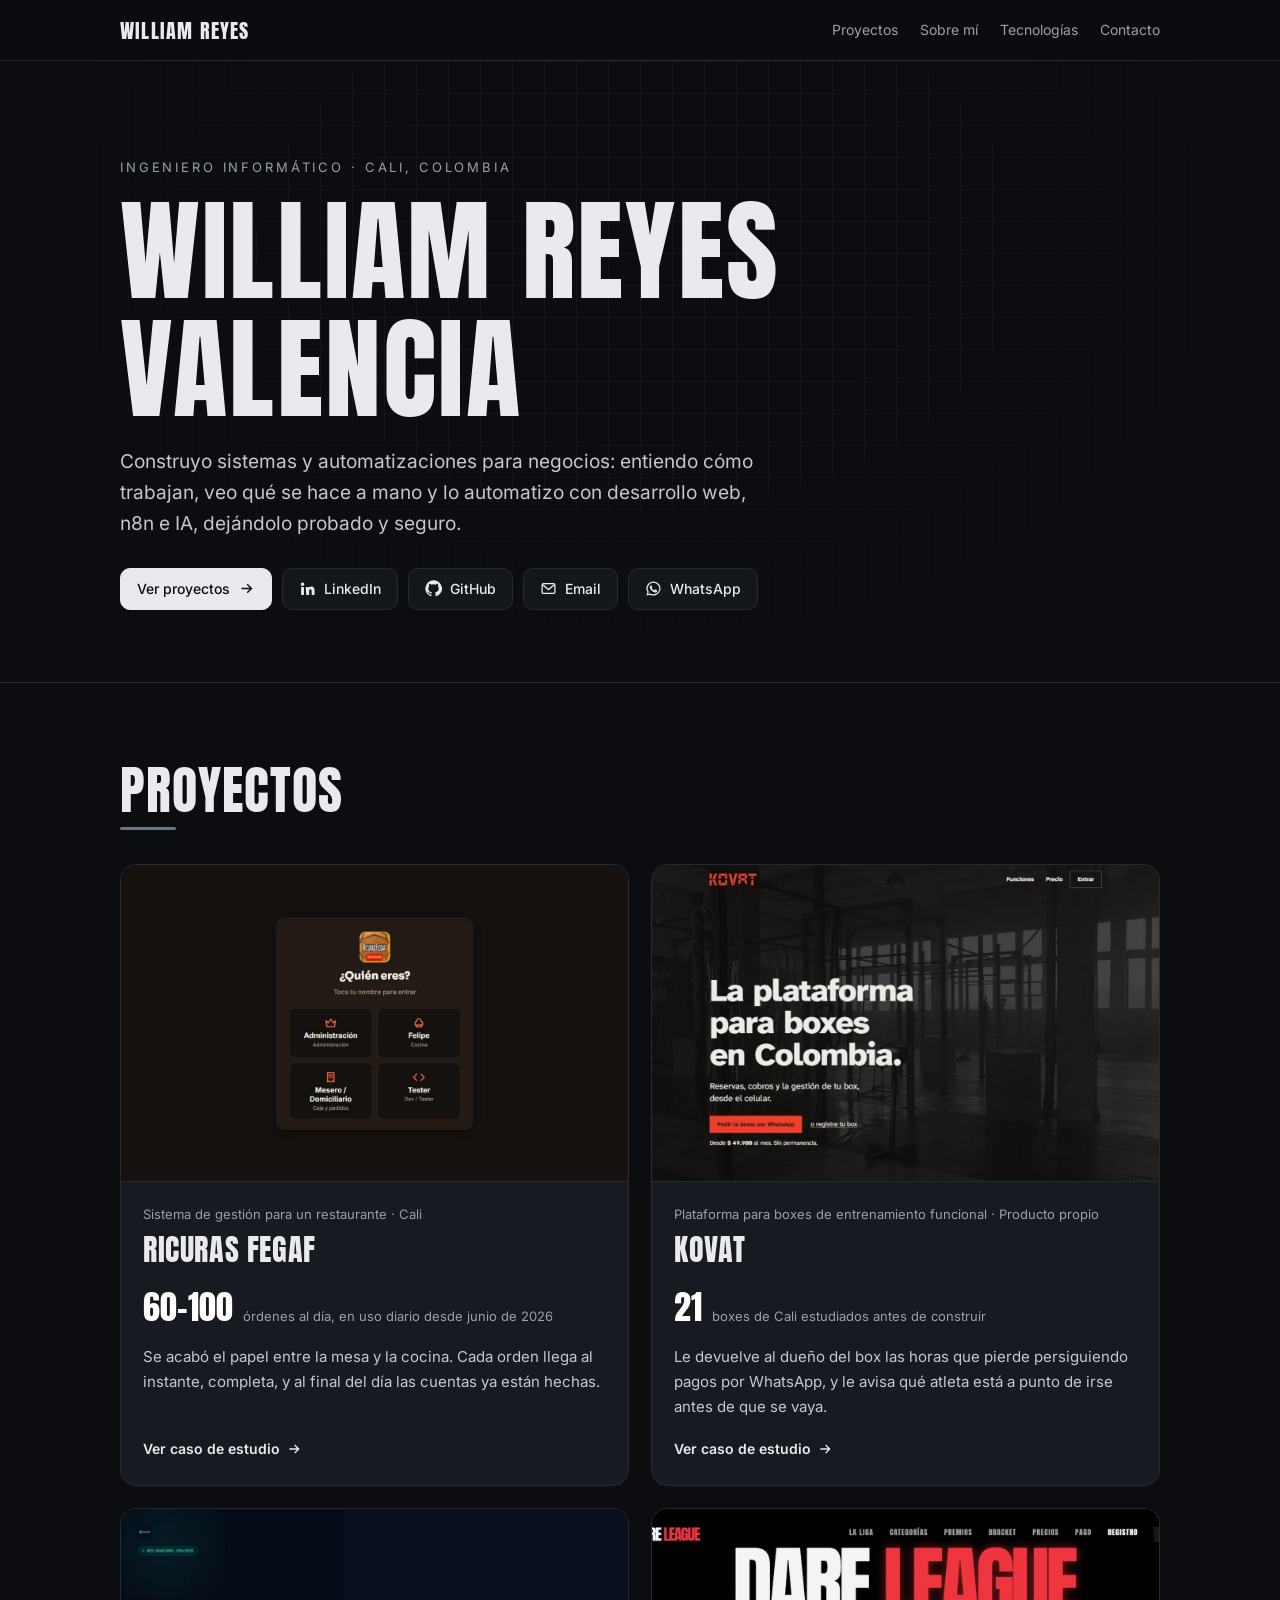
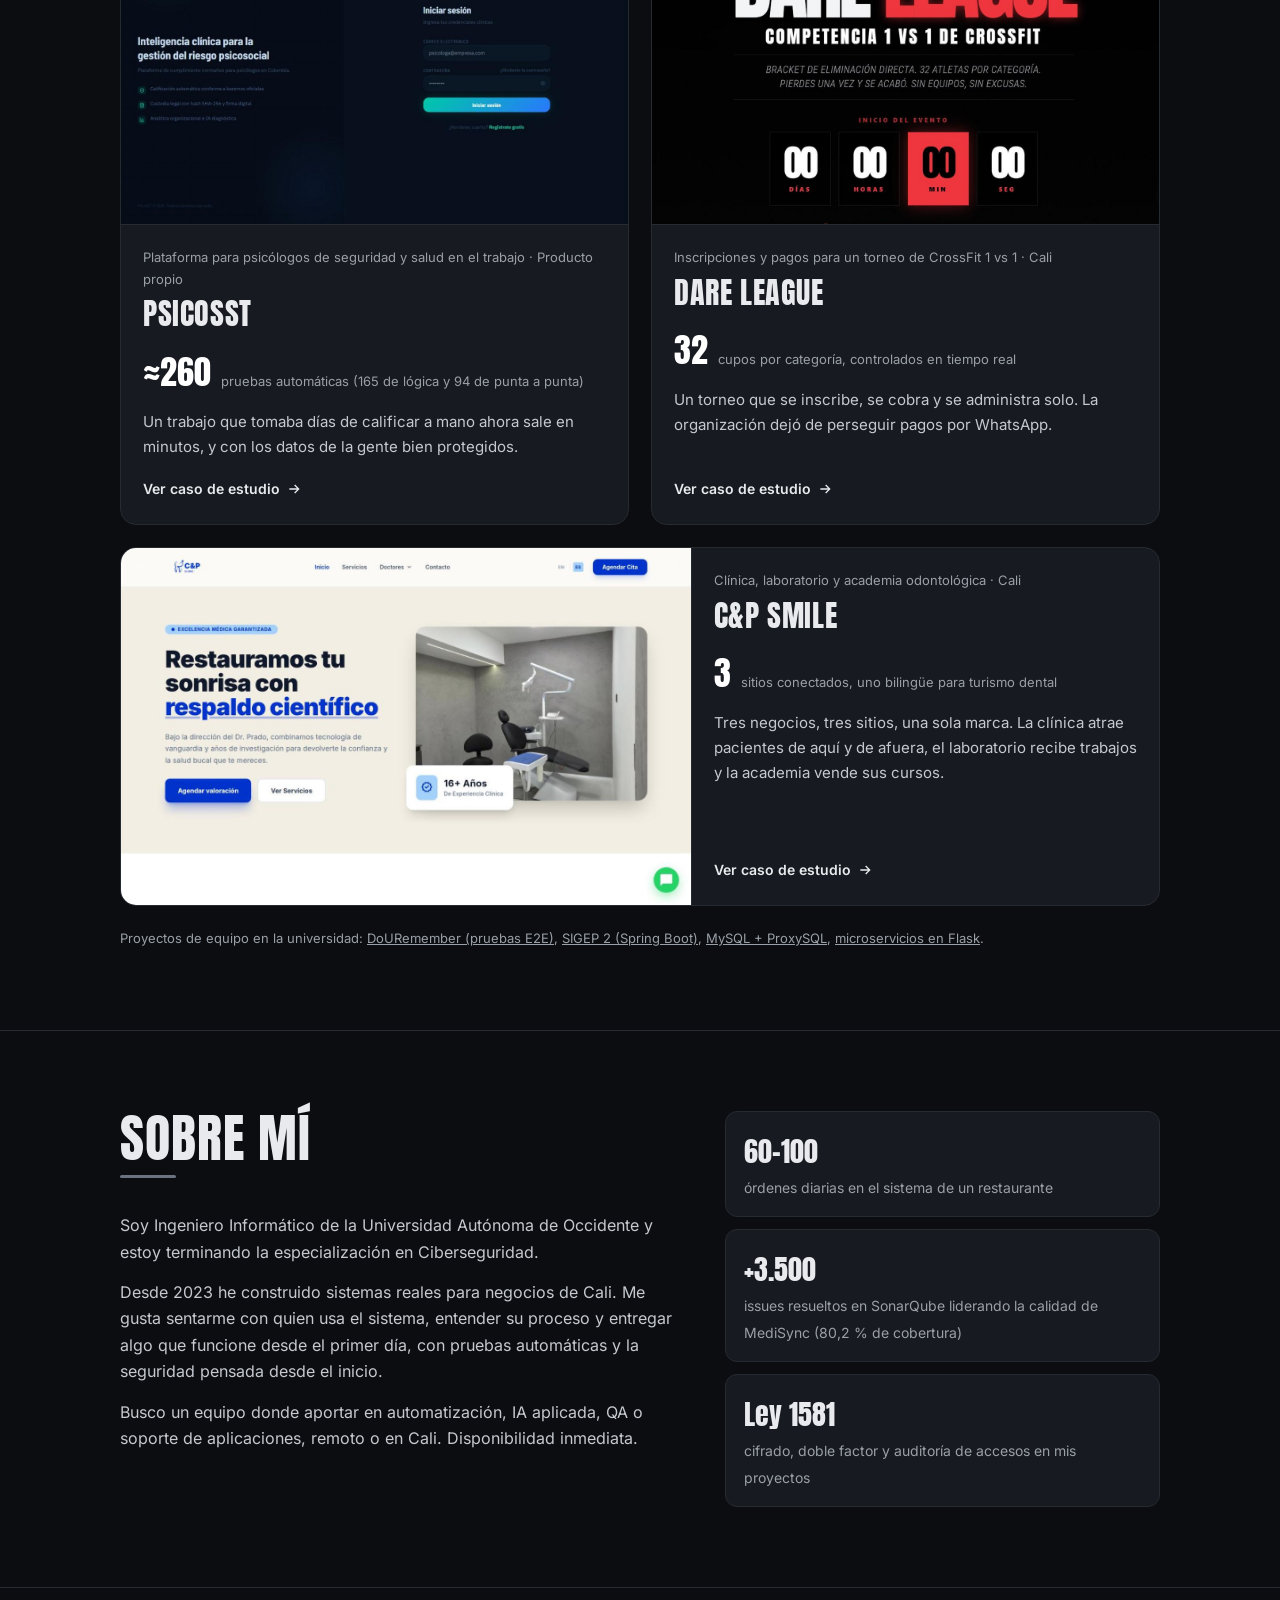
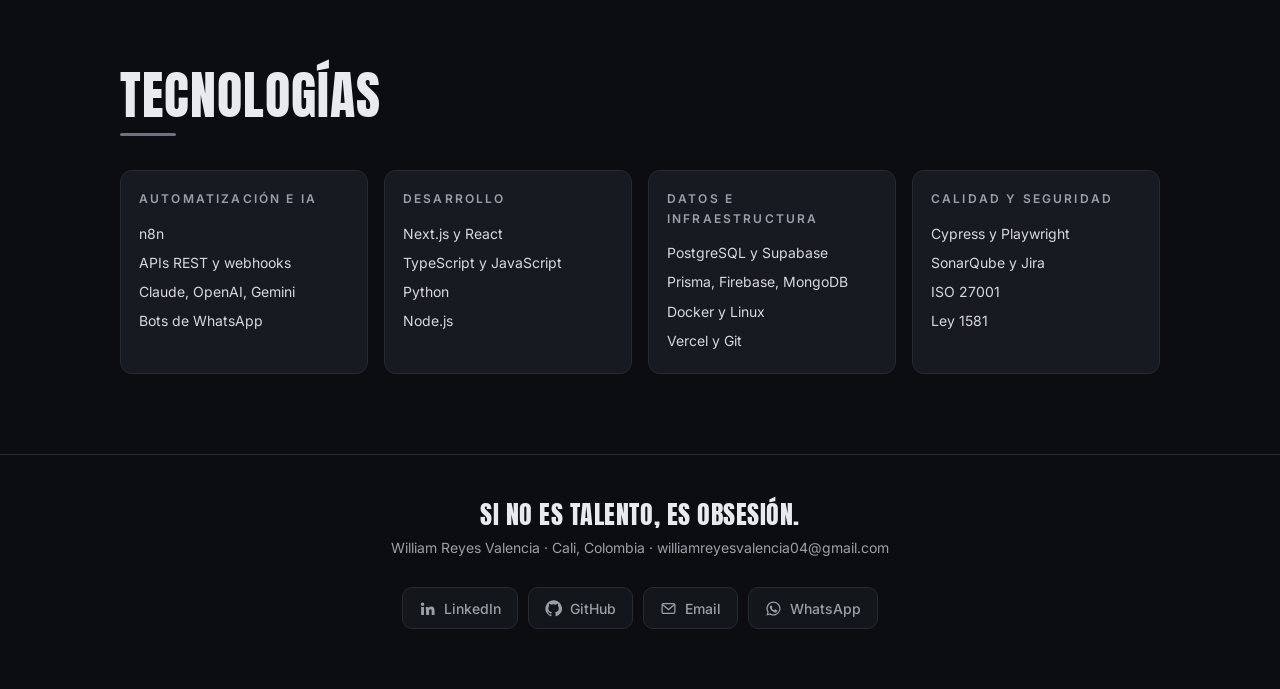
<file: index.html>
<!doctype html><html lang="es"><head><meta charset="utf-8"><meta name="viewport" content="width=device-width,initial-scale=1">
<title>William Reyes Valencia · Portafolio</title><meta name="description" content="Ingeniero Informático en Cali. Automatización de procesos con IA, desarrollo web con Next.js y Supabase, QA y ciberseguridad.">
<meta property="og:title" content="William Reyes Valencia · Portafolio"><meta property="og:description" content="Ingeniero Informático en Cali. Automatización de procesos con IA, desarrollo web con Next.js y Supabase, QA y ciberseguridad."><meta property="og:image" content="https://willirv1.github.io/img/og.jpg"><meta property="og:url" content="https://willirv1.github.io/">
<link rel="stylesheet" href="styles.css"></head><body><nav><div class="wrap"><a class="brand" href="index.html">WILLIAM REYES</a>
<div class="links"><a href="index.html#proyectos">Proyectos</a><a href="index.html#sobre-mi">Sobre mí</a><a href="index.html#tecnologias">Tecnologías</a><a href="index.html#contacto">Contacto</a></div></div></nav>
<header class="hero"><div class="wrap" style="position:relative">
<div class="eyebrow">Ingeniero Informático · Cali, Colombia</div>
<h1>William Reyes Valencia</h1>
<p class="lead">Construyo sistemas y automatizaciones para negocios: entiendo cómo trabajan, veo qué se hace a mano y lo automatizo con desarrollo web, n8n e IA, dejándolo probado y seguro.</p>
<div class="chips"><a class="btn primary" href="#proyectos">Ver proyectos <svg viewBox="0 0 24 24" fill="none" stroke="currentColor" stroke-width="2" aria-hidden="true"><path d="M5 12h14M13 6l6 6-6 6"/></svg></a><a class="btn" href="https://www.linkedin.com/in/william-reyes-valencia" target="_blank" rel="noopener"><svg viewBox="0 0 24 24" aria-hidden="true"><path d="M4.98 3.5A2.5 2.5 0 1 1 5 8.5a2.5 2.5 0 0 1-.02-5zM3 9.75h4V21H3zM9.5 9.75h3.8v1.6h.06c.53-1 1.83-2.05 3.77-2.05 4.03 0 4.77 2.6 4.77 6V21h-4v-5.1c0-1.22-.02-2.78-1.7-2.78-1.7 0-1.95 1.32-1.95 2.69V21h-4z"/></svg>LinkedIn</a><a class="btn" href="https://github.com/WilliRV1" target="_blank" rel="noopener"><svg viewBox="0 0 24 24" aria-hidden="true"><path d="M12 .5a11.5 11.5 0 0 0-3.64 22.41c.58.1.79-.25.79-.56v-2c-3.2.7-3.88-1.37-3.88-1.37-.53-1.33-1.28-1.69-1.28-1.69-1.05-.71.08-.7.08-.7 1.16.08 1.77 1.19 1.77 1.19 1.03 1.77 2.7 1.26 3.36.96.1-.75.4-1.26.73-1.55-2.55-.29-5.24-1.28-5.24-5.68 0-1.26.45-2.28 1.19-3.09-.12-.29-.52-1.46.11-3.05 0 0 .97-.31 3.17 1.18a11 11 0 0 1 5.77 0c2.2-1.49 3.17-1.18 3.17-1.18.63 1.59.23 2.76.11 3.05.74.81 1.19 1.83 1.19 3.09 0 4.41-2.69 5.39-5.25 5.67.41.36.78 1.06.78 2.14v3.17c0 .31.21.67.8.56A11.5 11.5 0 0 0 12 .5z"/></svg>GitHub</a><a class="btn" href="mailto:williamreyesvalencia04@gmail.com" target="_blank" rel="noopener"><svg viewBox="0 0 24 24" fill="none" stroke="currentColor" stroke-width="1.8" aria-hidden="true"><rect x="3" y="5" width="18" height="14" rx="2"/><path d="m3.5 6.5 8.5 7 8.5-7"/></svg>Email</a><a class="btn" href="https://wa.me/573136336446?text=Hola%20William%2C%20vi%20tu%20portafolio" target="_blank" rel="noopener"><svg viewBox="0 0 24 24" aria-hidden="true"><path d="M12 2a10 10 0 0 0-8.6 15.1L2 22l5-1.3A10 10 0 1 0 12 2zm0 18.2a8.2 8.2 0 0 1-4.2-1.2l-.3-.2-3 .8.8-2.9-.2-.3A8.2 8.2 0 1 1 12 20.2zm4.5-6.1c-.2-.1-1.5-.7-1.7-.8s-.4-.1-.6.1-.6.8-.8 1-.3.2-.5.1a6.7 6.7 0 0 1-3.3-2.9c-.3-.4.2-.4.6-1.3.1-.2 0-.3 0-.4l-.8-1.8c-.2-.5-.4-.4-.6-.4h-.5a1 1 0 0 0-.7.3 3 3 0 0 0-.9 2.2 5.2 5.2 0 0 0 1.1 2.7 11.8 11.8 0 0 0 4.5 4c1.7.7 2.3.8 3.2.7.5-.1 1.5-.6 1.7-1.2s.2-1.1.1-1.2l-.5-.3z"/></svg>WhatsApp</a></div>
</div></header>
<section id="proyectos"><div class="wrap"><div class="sec-h"><h2>Proyectos</h2></div><div class="grid"><a class="card reveal" href="proyectos/ricuras-fegaf.html"><img src="img/ricuras.jpg" alt="Ricuras Fegaf" loading="lazy">
<div class="b"><span class="k">Sistema de gestión para un restaurante · Cali</span><h3>Ricuras Fegaf</h3>
<div class="metric"><b>60–100</b><span>órdenes al día, en uso diario desde junio de 2026</span></div>
<p>Se acabó el papel entre la mesa y la cocina. Cada orden llega al instante, completa, y al final del día las cuentas ya están hechas.</p><span class="more">Ver caso de estudio <svg viewBox="0 0 24 24" fill="none" stroke="currentColor" stroke-width="2" aria-hidden="true"><path d="M5 12h14M13 6l6 6-6 6"/></svg></span></div></a><a class="card reveal" href="proyectos/kovat.html"><img src="img/kovat.jpg" alt="Kovat" loading="lazy">
<div class="b"><span class="k">Plataforma para boxes de entrenamiento funcional · Producto propio</span><h3>Kovat</h3>
<div class="metric"><b>21</b><span>boxes de Cali estudiados antes de construir</span></div>
<p>Le devuelve al dueño del box las horas que pierde persiguiendo pagos por WhatsApp, y le avisa qué atleta está a punto de irse antes de que se vaya.</p><span class="more">Ver caso de estudio <svg viewBox="0 0 24 24" fill="none" stroke="currentColor" stroke-width="2" aria-hidden="true"><path d="M5 12h14M13 6l6 6-6 6"/></svg></span></div></a><a class="card reveal" href="proyectos/psicosst.html"><img src="img/psicosst.jpg" alt="PsicoSST" loading="lazy">
<div class="b"><span class="k">Plataforma para psicólogos de seguridad y salud en el trabajo · Producto propio</span><h3>PsicoSST</h3>
<div class="metric"><b>≈260</b><span>pruebas automáticas (165 de lógica y 94 de punta a punta)</span></div>
<p>Un trabajo que tomaba días de calificar a mano ahora sale en minutos, y con los datos de la gente bien protegidos.</p><span class="more">Ver caso de estudio <svg viewBox="0 0 24 24" fill="none" stroke="currentColor" stroke-width="2" aria-hidden="true"><path d="M5 12h14M13 6l6 6-6 6"/></svg></span></div></a><a class="card reveal" href="proyectos/dare-league.html"><img src="img/dare-league.jpg" alt="Dare League" loading="lazy">
<div class="b"><span class="k">Inscripciones y pagos para un torneo de CrossFit 1 vs 1 · Cali</span><h3>Dare League</h3>
<div class="metric"><b>32</b><span>cupos por categoría, controlados en tiempo real</span></div>
<p>Un torneo que se inscribe, se cobra y se administra solo. La organización dejó de perseguir pagos por WhatsApp.</p><span class="more">Ver caso de estudio <svg viewBox="0 0 24 24" fill="none" stroke="currentColor" stroke-width="2" aria-hidden="true"><path d="M5 12h14M13 6l6 6-6 6"/></svg></span></div></a><a class="card reveal" href="proyectos/cp-smile.html"><img src="img/cp-smile.jpg" alt="C&amp;P Smile" loading="lazy">
<div class="b"><span class="k">Clínica, laboratorio y academia odontológica · Cali</span><h3>C&amp;P Smile</h3>
<div class="metric"><b>3</b><span>sitios conectados, uno bilingüe para turismo dental</span></div>
<p>Tres negocios, tres sitios, una sola marca. La clínica atrae pacientes de aquí y de afuera, el laboratorio recibe trabajos y la academia vende sus cursos.</p><span class="more">Ver caso de estudio <svg viewBox="0 0 24 24" fill="none" stroke="currentColor" stroke-width="2" aria-hidden="true"><path d="M5 12h14M13 6l6 6-6 6"/></svg></span></div></a></div>
<p class="note" style="margin-top:22px">Proyectos de equipo en la universidad: <a href="https://github.com/WilliRV1/douremember-gamificacion-testing" style="text-decoration:underline">DoURemember (pruebas E2E)</a>, <a href="https://github.com/WilliRV1/sigepII" style="text-decoration:underline">SIGEP 2 (Spring Boot)</a>, <a href="https://github.com/WilliRV1/proyecto-mysql-proxysql" style="text-decoration:underline">MySQL + ProxySQL</a>, <a href="https://github.com/WilliRV1/microWebAppParcial" style="text-decoration:underline">microservicios en Flask</a>.</p></div></section>
<section id="sobre-mi"><div class="wrap about"><div class="reveal"><div class="sec-h"><h2>Sobre mí</h2></div>
<p>Soy Ingeniero Informático de la Universidad Autónoma de Occidente y estoy terminando la especialización en Ciberseguridad.</p>
<p>Desde 2023 he construido sistemas reales para negocios de Cali. Me gusta sentarme con quien usa el sistema, entender su proceso y entregar algo que funcione desde el primer día, con pruebas automáticas y la seguridad pensada desde el inicio.</p>
<p>Busco un equipo donde aportar en automatización, IA aplicada, QA o soporte de aplicaciones, remoto o en Cali. Disponibilidad inmediata.</p></div>
<div class="facts reveal"><div class="fact"><b>60–100</b><span>órdenes diarias en el sistema de un restaurante</span></div>
<div class="fact"><b>+3.500</b><span>issues resueltos en SonarQube liderando la calidad de MediSync (80,2 % de cobertura)</span></div>
<div class="fact"><b>Ley 1581</b><span>cifrado, doble factor y auditoría de accesos en mis proyectos</span></div></div></div></section>
<section id="tecnologias"><div class="wrap"><div class="sec-h"><h2>Tecnologías</h2></div><div class="stack reveal">
<div><h4>Automatización e IA</h4><ul><li>n8n</li><li>APIs REST y webhooks</li><li>Claude, OpenAI, Gemini</li><li>Bots de WhatsApp</li></ul></div>
<div><h4>Desarrollo</h4><ul><li>Next.js y React</li><li>TypeScript y JavaScript</li><li>Python</li><li>Node.js</li></ul></div>
<div><h4>Datos e infraestructura</h4><ul><li>PostgreSQL y Supabase</li><li>Prisma, Firebase, MongoDB</li><li>Docker y Linux</li><li>Vercel y Git</li></ul></div>
<div><h4>Calidad y seguridad</h4><ul><li>Cypress y Playwright</li><li>SonarQube y Jira</li><li>ISO 27001</li><li>Ley 1581</li></ul></div></div></div></section>
<footer id="contacto"><div class="wrap"><div class="disp">Si no es talento, es obsesión.</div>
<p>William Reyes Valencia · Cali, Colombia · williamreyesvalencia04@gmail.com</p>
<div class="chips" style="justify-content:center"><a class="btn" href="https://www.linkedin.com/in/william-reyes-valencia" target="_blank" rel="noopener"><svg viewBox="0 0 24 24" aria-hidden="true"><path d="M4.98 3.5A2.5 2.5 0 1 1 5 8.5a2.5 2.5 0 0 1-.02-5zM3 9.75h4V21H3zM9.5 9.75h3.8v1.6h.06c.53-1 1.83-2.05 3.77-2.05 4.03 0 4.77 2.6 4.77 6V21h-4v-5.1c0-1.22-.02-2.78-1.7-2.78-1.7 0-1.95 1.32-1.95 2.69V21h-4z"/></svg>LinkedIn</a><a class="btn" href="https://github.com/WilliRV1" target="_blank" rel="noopener"><svg viewBox="0 0 24 24" aria-hidden="true"><path d="M12 .5a11.5 11.5 0 0 0-3.64 22.41c.58.1.79-.25.79-.56v-2c-3.2.7-3.88-1.37-3.88-1.37-.53-1.33-1.28-1.69-1.28-1.69-1.05-.71.08-.7.08-.7 1.16.08 1.77 1.19 1.77 1.19 1.03 1.77 2.7 1.26 3.36.96.1-.75.4-1.26.73-1.55-2.55-.29-5.24-1.28-5.24-5.68 0-1.26.45-2.28 1.19-3.09-.12-.29-.52-1.46.11-3.05 0 0 .97-.31 3.17 1.18a11 11 0 0 1 5.77 0c2.2-1.49 3.17-1.18 3.17-1.18.63 1.59.23 2.76.11 3.05.74.81 1.19 1.83 1.19 3.09 0 4.41-2.69 5.39-5.25 5.67.41.36.78 1.06.78 2.14v3.17c0 .31.21.67.8.56A11.5 11.5 0 0 0 12 .5z"/></svg>GitHub</a><a class="btn" href="mailto:williamreyesvalencia04@gmail.com" target="_blank" rel="noopener"><svg viewBox="0 0 24 24" fill="none" stroke="currentColor" stroke-width="1.8" aria-hidden="true"><rect x="3" y="5" width="18" height="14" rx="2"/><path d="m3.5 6.5 8.5 7 8.5-7"/></svg>Email</a><a class="btn" href="https://wa.me/573136336446?text=Hola%20William%2C%20vi%20tu%20portafolio" target="_blank" rel="noopener"><svg viewBox="0 0 24 24" aria-hidden="true"><path d="M12 2a10 10 0 0 0-8.6 15.1L2 22l5-1.3A10 10 0 1 0 12 2zm0 18.2a8.2 8.2 0 0 1-4.2-1.2l-.3-.2-3 .8.8-2.9-.2-.3A8.2 8.2 0 1 1 12 20.2zm4.5-6.1c-.2-.1-1.5-.7-1.7-.8s-.4-.1-.6.1-.6.8-.8 1-.3.2-.5.1a6.7 6.7 0 0 1-3.3-2.9c-.3-.4.2-.4.6-1.3.1-.2 0-.3 0-.4l-.8-1.8c-.2-.5-.4-.4-.6-.4h-.5a1 1 0 0 0-.7.3 3 3 0 0 0-.9 2.2 5.2 5.2 0 0 0 1.1 2.7 11.8 11.8 0 0 0 4.5 4c1.7.7 2.3.8 3.2.7.5-.1 1.5-.6 1.7-1.2s.2-1.1.1-1.2l-.5-.3z"/></svg>WhatsApp</a></div></div></footer><script>
const io=new IntersectionObserver(e=>e.forEach(x=>{if(x.isIntersecting){x.target.classList.add('in');io.unobserve(x.target)}}),{threshold:.12});
document.querySelectorAll('.reveal').forEach(el=>io.observe(el));
</script></body></html>
</file>
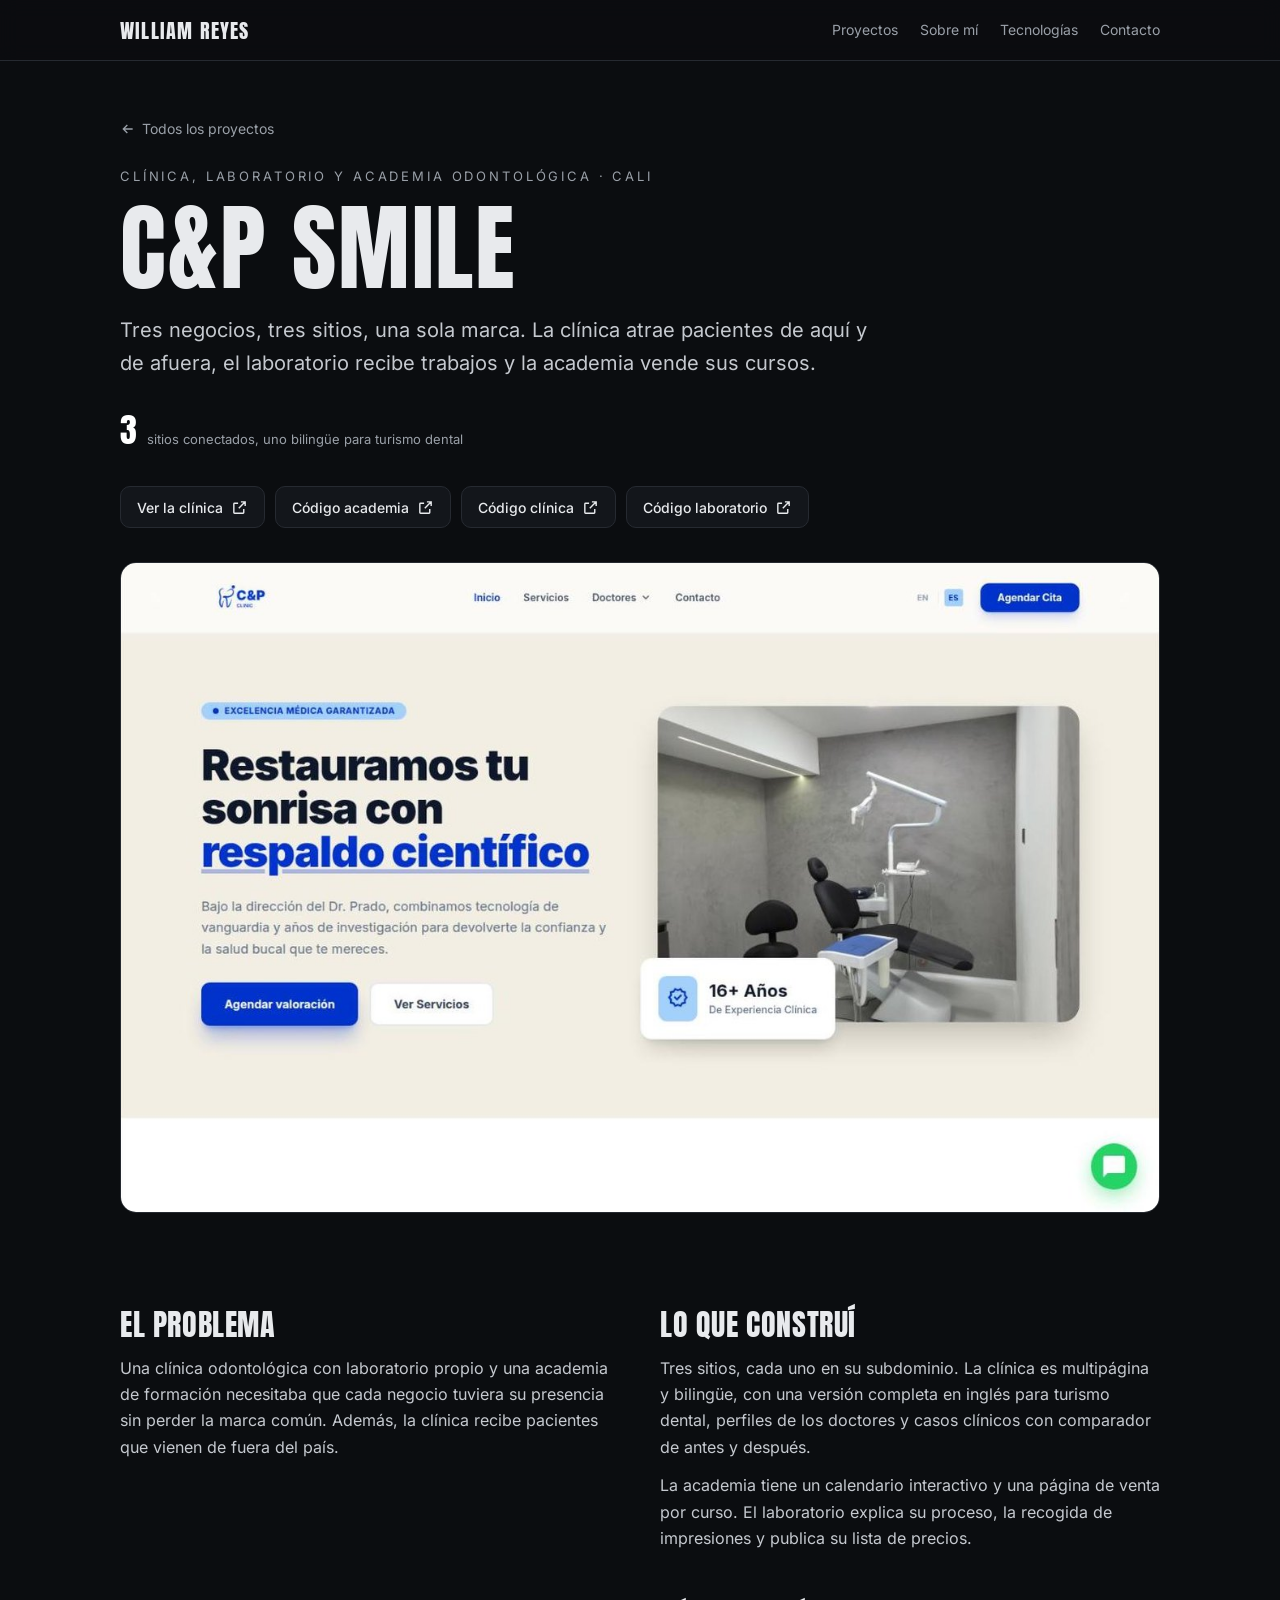
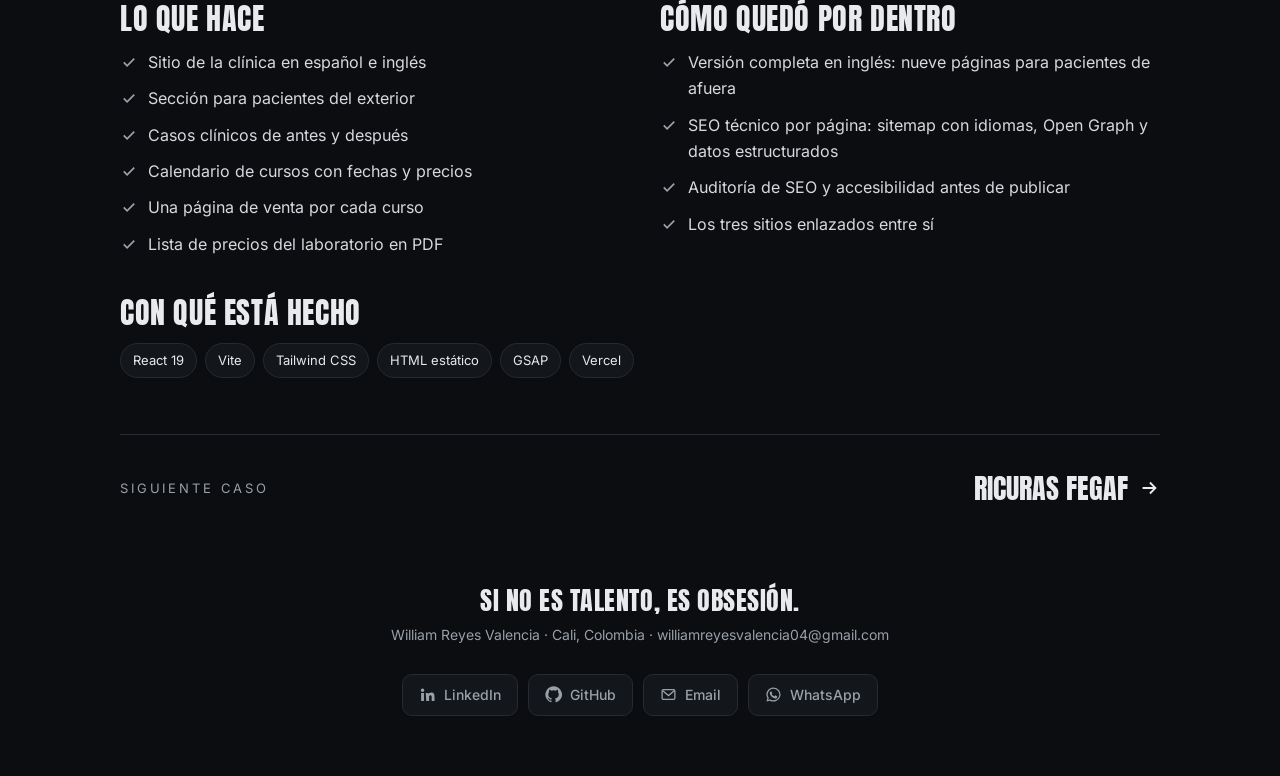
<file: proyectos/cp-smile.html>
<!doctype html><html lang="es"><head><meta charset="utf-8"><meta name="viewport" content="width=device-width,initial-scale=1">
<title>C&amp;P Smile · Caso de estudio · William Reyes</title><meta name="description" content="Tres negocios, tres sitios, una sola marca. La clínica atrae pacientes de aquí y de afuera, el laboratorio recibe trabajos y la academia vende sus cursos.">
<meta property="og:title" content="C&amp;P Smile · Caso de estudio · William Reyes"><meta property="og:description" content="Tres negocios, tres sitios, una sola marca. La clínica atrae pacientes de aquí y de afuera, el laboratorio recibe trabajos y la academia vende sus cursos."><meta property="og:image" content="https://willirv1.github.io/img/cp-smile.jpg"><meta property="og:url" content="https://willirv1.github.io/proyectos/cp-smile.html">
<link rel="stylesheet" href="../styles.css"></head><body><nav><div class="wrap"><a class="brand" href="../index.html">WILLIAM REYES</a>
<div class="links"><a href="../index.html#proyectos">Proyectos</a><a href="../index.html#sobre-mi">Sobre mí</a><a href="../index.html#tecnologias">Tecnologías</a><a href="../index.html#contacto">Contacto</a></div></div></nav>
<div class="wrap"><div class="cs-hero"><a class="back" href="../index.html#proyectos"><svg viewBox="0 0 24 24" fill="none" stroke="currentColor" stroke-width="2" aria-hidden="true"><path d="M19 12H5M11 6l-6 6 6 6"/></svg> Todos los proyectos</a>
<div class="eyebrow">Clínica, laboratorio y academia odontológica · Cali</div><h1>C&amp;P Smile</h1><p class="lead">Tres negocios, tres sitios, una sola marca. La clínica atrae pacientes de aquí y de afuera, el laboratorio recibe trabajos y la academia vende sus cursos.</p>
<div class="metric" style="margin-top:22px"><b>3</b><span>sitios conectados, uno bilingüe para turismo dental</span></div>
<div class="chips"><a class="btn" href="https://cypsmile.online" target="_blank" rel="noopener">Ver la clínica <svg viewBox="0 0 24 24" fill="none" stroke="currentColor" stroke-width="2" aria-hidden="true"><path d="M14 4h6v6M20 4l-9 9M18 14v5a1 1 0 0 1-1 1H5a1 1 0 0 1-1-1V7a1 1 0 0 1 1-1h5"/></svg></a><a class="btn" href="https://github.com/WilliRV1/cp-smile-academy" target="_blank" rel="noopener">Código academia <svg viewBox="0 0 24 24" fill="none" stroke="currentColor" stroke-width="2" aria-hidden="true"><path d="M14 4h6v6M20 4l-9 9M18 14v5a1 1 0 0 1-1 1H5a1 1 0 0 1-1-1V7a1 1 0 0 1 1-1h5"/></svg></a><a class="btn" href="https://github.com/WilliRV1/clinic" target="_blank" rel="noopener">Código clínica <svg viewBox="0 0 24 24" fill="none" stroke="currentColor" stroke-width="2" aria-hidden="true"><path d="M14 4h6v6M20 4l-9 9M18 14v5a1 1 0 0 1-1 1H5a1 1 0 0 1-1-1V7a1 1 0 0 1 1-1h5"/></svg></a><a class="btn" href="https://github.com/WilliRV1/lab-" target="_blank" rel="noopener">Código laboratorio <svg viewBox="0 0 24 24" fill="none" stroke="currentColor" stroke-width="2" aria-hidden="true"><path d="M14 4h6v6M20 4l-9 9M18 14v5a1 1 0 0 1-1 1H5a1 1 0 0 1-1-1V7a1 1 0 0 1 1-1h5"/></svg></a></div>
<div class="shot reveal"><img src="../img/cp-smile.jpg" alt="C&amp;P Smile"></div></div>
<div class="cs"><div class="reveal"><h2>El problema</h2><p>Una clínica odontológica con laboratorio propio y una academia de formación necesitaba que cada negocio tuviera su presencia sin perder la marca común. Además, la clínica recibe pacientes que vienen de fuera del país.</p></div>
<div class="reveal"><h2>Lo que construí</h2><p>Tres sitios, cada uno en su subdominio. La clínica es multipágina y bilingüe, con una versión completa en inglés para turismo dental, perfiles de los doctores y casos clínicos con comparador de antes y después.</p><p>La academia tiene un calendario interactivo y una página de venta por curso. El laboratorio explica su proceso, la recogida de impresiones y publica su lista de precios.</p></div>
<div class="reveal"><h2>Lo que hace</h2><ul class="ck"><li><svg viewBox="0 0 24 24" fill="none" stroke="currentColor" stroke-width="2.2" aria-hidden="true"><path d="m5 12.5 4.5 4.5L19 7.5"/></svg><span>Sitio de la clínica en español e inglés</span></li><li><svg viewBox="0 0 24 24" fill="none" stroke="currentColor" stroke-width="2.2" aria-hidden="true"><path d="m5 12.5 4.5 4.5L19 7.5"/></svg><span>Sección para pacientes del exterior</span></li><li><svg viewBox="0 0 24 24" fill="none" stroke="currentColor" stroke-width="2.2" aria-hidden="true"><path d="m5 12.5 4.5 4.5L19 7.5"/></svg><span>Casos clínicos de antes y después</span></li><li><svg viewBox="0 0 24 24" fill="none" stroke="currentColor" stroke-width="2.2" aria-hidden="true"><path d="m5 12.5 4.5 4.5L19 7.5"/></svg><span>Calendario de cursos con fechas y precios</span></li><li><svg viewBox="0 0 24 24" fill="none" stroke="currentColor" stroke-width="2.2" aria-hidden="true"><path d="m5 12.5 4.5 4.5L19 7.5"/></svg><span>Una página de venta por cada curso</span></li><li><svg viewBox="0 0 24 24" fill="none" stroke="currentColor" stroke-width="2.2" aria-hidden="true"><path d="m5 12.5 4.5 4.5L19 7.5"/></svg><span>Lista de precios del laboratorio en PDF</span></li></ul></div>
<div class="reveal"><h2>Cómo quedó por dentro</h2><ul class="ck"><li><svg viewBox="0 0 24 24" fill="none" stroke="currentColor" stroke-width="2.2" aria-hidden="true"><path d="m5 12.5 4.5 4.5L19 7.5"/></svg><span>Versión completa en inglés: nueve páginas para pacientes de afuera</span></li><li><svg viewBox="0 0 24 24" fill="none" stroke="currentColor" stroke-width="2.2" aria-hidden="true"><path d="m5 12.5 4.5 4.5L19 7.5"/></svg><span>SEO técnico por página: sitemap con idiomas, Open Graph y datos estructurados</span></li><li><svg viewBox="0 0 24 24" fill="none" stroke="currentColor" stroke-width="2.2" aria-hidden="true"><path d="m5 12.5 4.5 4.5L19 7.5"/></svg><span>Auditoría de SEO y accesibilidad antes de publicar</span></li><li><svg viewBox="0 0 24 24" fill="none" stroke="currentColor" stroke-width="2.2" aria-hidden="true"><path d="m5 12.5 4.5 4.5L19 7.5"/></svg><span>Los tres sitios enlazados entre sí</span></li></ul></div>
<div class="reveal" style="grid-column:1/-1"><h2>Con qué está hecho</h2><div class="tags"><span>React 19</span><span>Vite</span><span>Tailwind CSS</span><span>HTML estático</span><span>GSAP</span><span>Vercel</span></div></div></div>
<div class="next"><span class="eyebrow">Siguiente caso</span><a href="ricuras-fegaf.html">Ricuras Fegaf <svg viewBox="0 0 24 24" fill="none" stroke="currentColor" stroke-width="2" aria-hidden="true"><path d="M5 12h14M13 6l6 6-6 6"/></svg></a></div></div>
<footer id="contacto"><div class="wrap"><div class="disp">Si no es talento, es obsesión.</div>
<p>William Reyes Valencia · Cali, Colombia · williamreyesvalencia04@gmail.com</p>
<div class="chips" style="justify-content:center"><a class="btn" href="https://www.linkedin.com/in/william-reyes-valencia" target="_blank" rel="noopener"><svg viewBox="0 0 24 24" aria-hidden="true"><path d="M4.98 3.5A2.5 2.5 0 1 1 5 8.5a2.5 2.5 0 0 1-.02-5zM3 9.75h4V21H3zM9.5 9.75h3.8v1.6h.06c.53-1 1.83-2.05 3.77-2.05 4.03 0 4.77 2.6 4.77 6V21h-4v-5.1c0-1.22-.02-2.78-1.7-2.78-1.7 0-1.95 1.32-1.95 2.69V21h-4z"/></svg>LinkedIn</a><a class="btn" href="https://github.com/WilliRV1" target="_blank" rel="noopener"><svg viewBox="0 0 24 24" aria-hidden="true"><path d="M12 .5a11.5 11.5 0 0 0-3.64 22.41c.58.1.79-.25.79-.56v-2c-3.2.7-3.88-1.37-3.88-1.37-.53-1.33-1.28-1.69-1.28-1.69-1.05-.71.08-.7.08-.7 1.16.08 1.77 1.19 1.77 1.19 1.03 1.77 2.7 1.26 3.36.96.1-.75.4-1.26.73-1.55-2.55-.29-5.24-1.28-5.24-5.68 0-1.26.45-2.28 1.19-3.09-.12-.29-.52-1.46.11-3.05 0 0 .97-.31 3.17 1.18a11 11 0 0 1 5.77 0c2.2-1.49 3.17-1.18 3.17-1.18.63 1.59.23 2.76.11 3.05.74.81 1.19 1.83 1.19 3.09 0 4.41-2.69 5.39-5.25 5.67.41.36.78 1.06.78 2.14v3.17c0 .31.21.67.8.56A11.5 11.5 0 0 0 12 .5z"/></svg>GitHub</a><a class="btn" href="mailto:williamreyesvalencia04@gmail.com" target="_blank" rel="noopener"><svg viewBox="0 0 24 24" fill="none" stroke="currentColor" stroke-width="1.8" aria-hidden="true"><rect x="3" y="5" width="18" height="14" rx="2"/><path d="m3.5 6.5 8.5 7 8.5-7"/></svg>Email</a><a class="btn" href="https://wa.me/573136336446?text=Hola%20William%2C%20vi%20tu%20portafolio" target="_blank" rel="noopener"><svg viewBox="0 0 24 24" aria-hidden="true"><path d="M12 2a10 10 0 0 0-8.6 15.1L2 22l5-1.3A10 10 0 1 0 12 2zm0 18.2a8.2 8.2 0 0 1-4.2-1.2l-.3-.2-3 .8.8-2.9-.2-.3A8.2 8.2 0 1 1 12 20.2zm4.5-6.1c-.2-.1-1.5-.7-1.7-.8s-.4-.1-.6.1-.6.8-.8 1-.3.2-.5.1a6.7 6.7 0 0 1-3.3-2.9c-.3-.4.2-.4.6-1.3.1-.2 0-.3 0-.4l-.8-1.8c-.2-.5-.4-.4-.6-.4h-.5a1 1 0 0 0-.7.3 3 3 0 0 0-.9 2.2 5.2 5.2 0 0 0 1.1 2.7 11.8 11.8 0 0 0 4.5 4c1.7.7 2.3.8 3.2.7.5-.1 1.5-.6 1.7-1.2s.2-1.1.1-1.2l-.5-.3z"/></svg>WhatsApp</a></div></div></footer><script>
const io=new IntersectionObserver(e=>e.forEach(x=>{if(x.isIntersecting){x.target.classList.add('in');io.unobserve(x.target)}}),{threshold:.12});
document.querySelectorAll('.reveal').forEach(el=>io.observe(el));
</script></body></html>
</file>
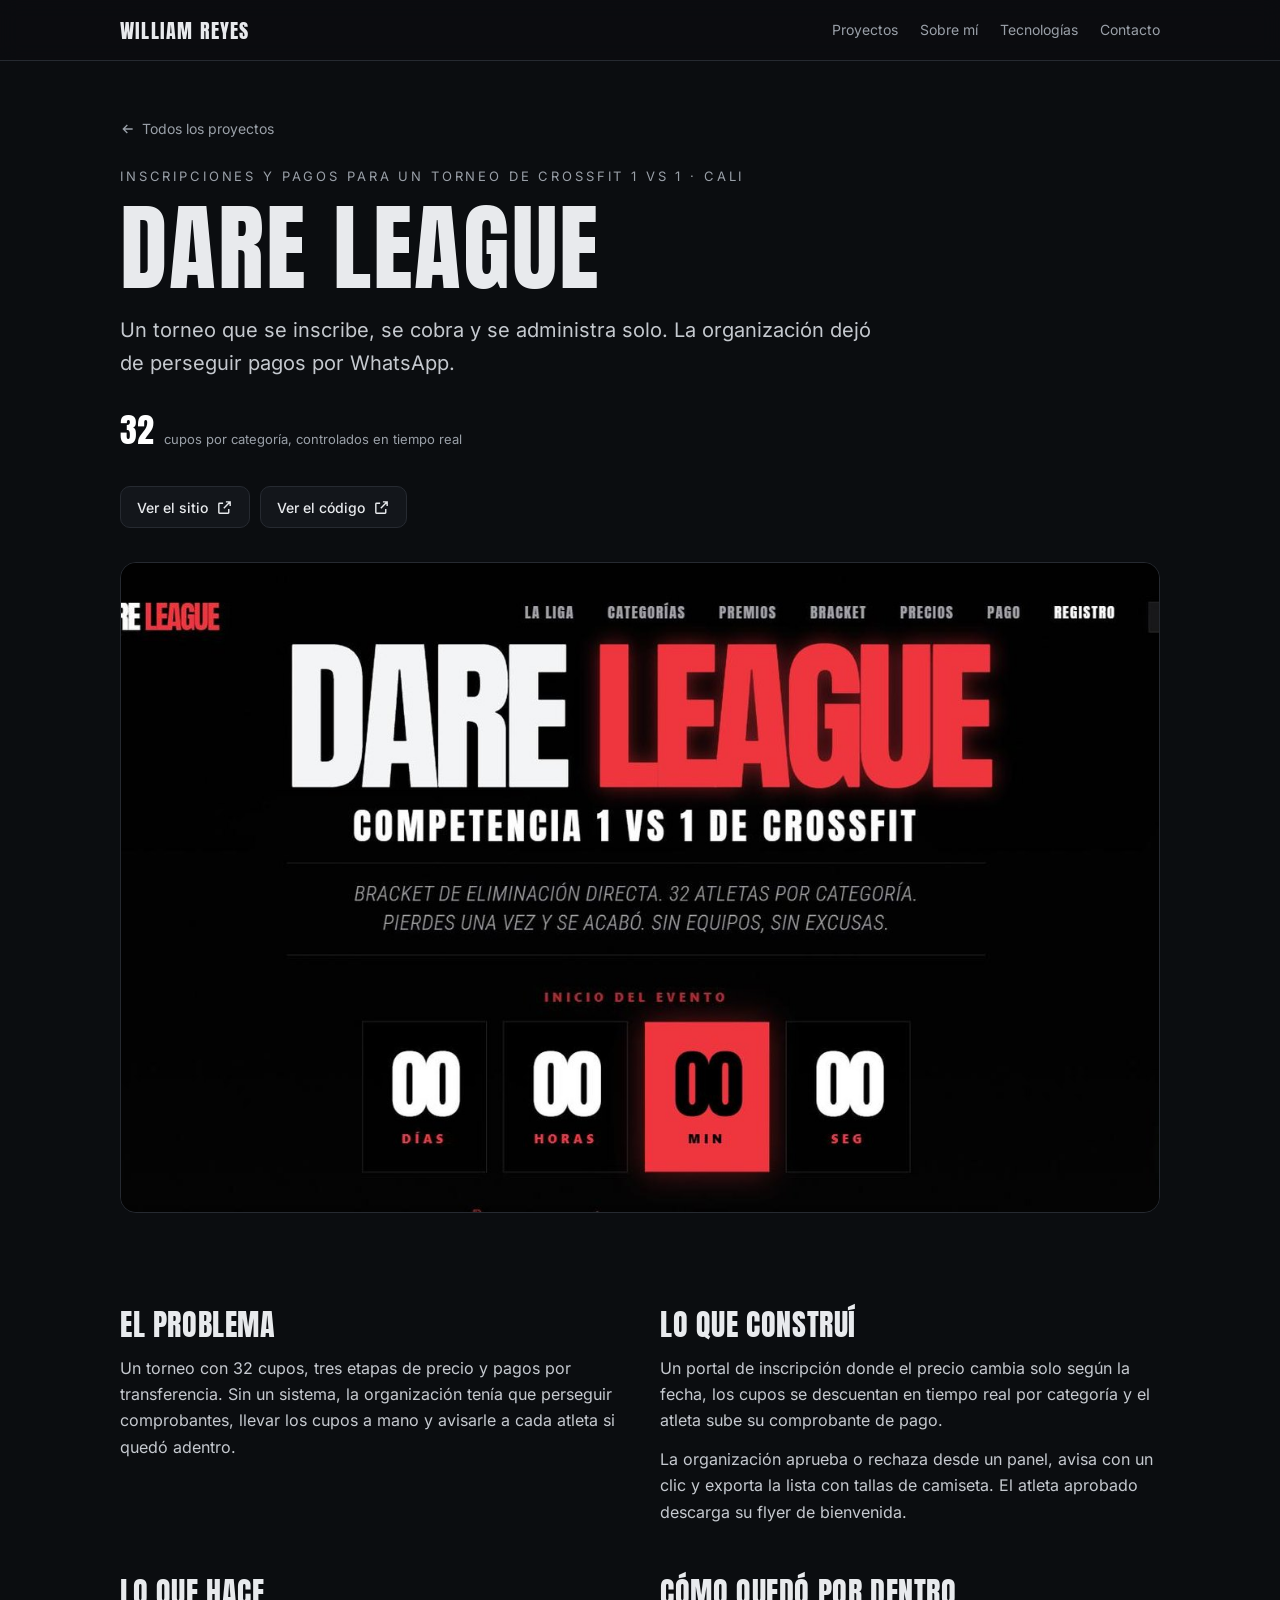
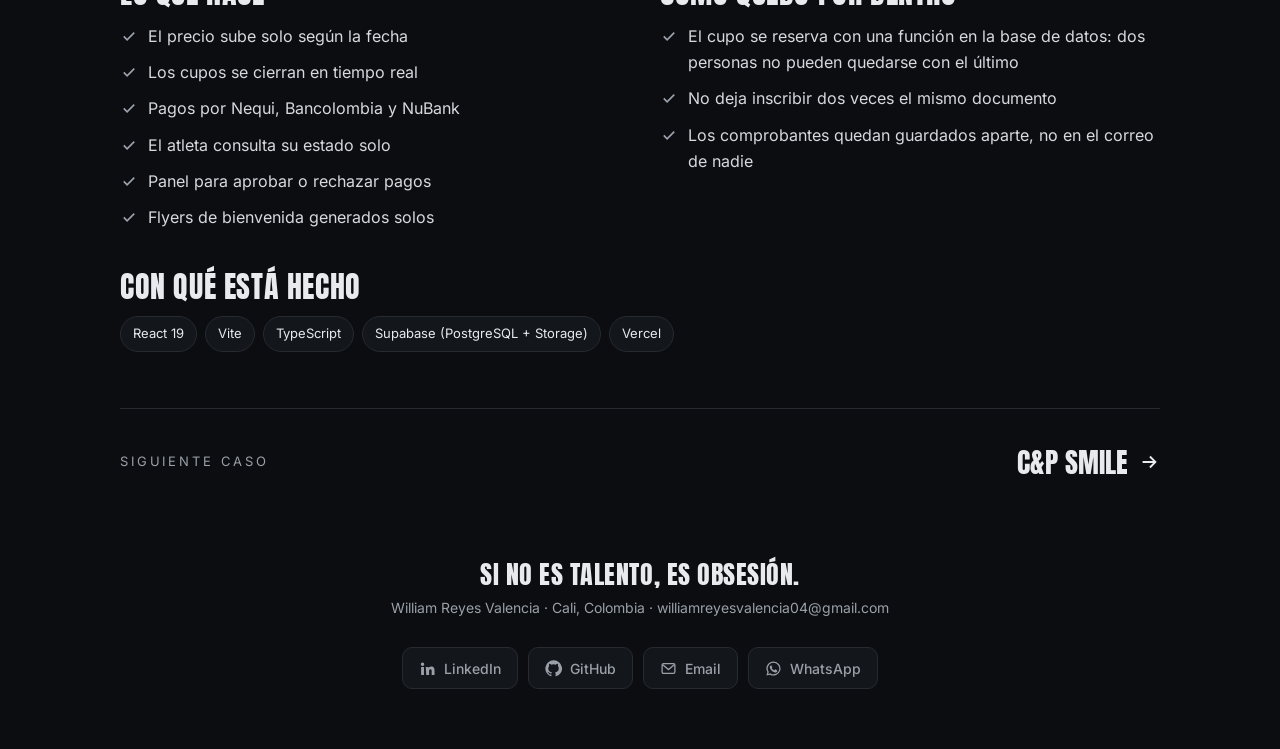
<file: proyectos/dare-league.html>
<!doctype html><html lang="es"><head><meta charset="utf-8"><meta name="viewport" content="width=device-width,initial-scale=1">
<title>Dare League · Caso de estudio · William Reyes</title><meta name="description" content="Un torneo que se inscribe, se cobra y se administra solo. La organización dejó de perseguir pagos por WhatsApp.">
<meta property="og:title" content="Dare League · Caso de estudio · William Reyes"><meta property="og:description" content="Un torneo que se inscribe, se cobra y se administra solo. La organización dejó de perseguir pagos por WhatsApp."><meta property="og:image" content="https://willirv1.github.io/img/dare-league.jpg"><meta property="og:url" content="https://willirv1.github.io/proyectos/dare-league.html">
<link rel="stylesheet" href="../styles.css"></head><body><nav><div class="wrap"><a class="brand" href="../index.html">WILLIAM REYES</a>
<div class="links"><a href="../index.html#proyectos">Proyectos</a><a href="../index.html#sobre-mi">Sobre mí</a><a href="../index.html#tecnologias">Tecnologías</a><a href="../index.html#contacto">Contacto</a></div></div></nav>
<div class="wrap"><div class="cs-hero"><a class="back" href="../index.html#proyectos"><svg viewBox="0 0 24 24" fill="none" stroke="currentColor" stroke-width="2" aria-hidden="true"><path d="M19 12H5M11 6l-6 6 6 6"/></svg> Todos los proyectos</a>
<div class="eyebrow">Inscripciones y pagos para un torneo de CrossFit 1 vs 1 · Cali</div><h1>Dare League</h1><p class="lead">Un torneo que se inscribe, se cobra y se administra solo. La organización dejó de perseguir pagos por WhatsApp.</p>
<div class="metric" style="margin-top:22px"><b>32</b><span>cupos por categoría, controlados en tiempo real</span></div>
<div class="chips"><a class="btn" href="https://dareleague.online" target="_blank" rel="noopener">Ver el sitio <svg viewBox="0 0 24 24" fill="none" stroke="currentColor" stroke-width="2" aria-hidden="true"><path d="M14 4h6v6M20 4l-9 9M18 14v5a1 1 0 0 1-1 1H5a1 1 0 0 1-1-1V7a1 1 0 0 1 1-1h5"/></svg></a><a class="btn" href="https://github.com/WilliRV1/dare-league" target="_blank" rel="noopener">Ver el código <svg viewBox="0 0 24 24" fill="none" stroke="currentColor" stroke-width="2" aria-hidden="true"><path d="M14 4h6v6M20 4l-9 9M18 14v5a1 1 0 0 1-1 1H5a1 1 0 0 1-1-1V7a1 1 0 0 1 1-1h5"/></svg></a></div>
<div class="shot reveal"><img src="../img/dare-league.jpg" alt="Dare League"></div></div>
<div class="cs"><div class="reveal"><h2>El problema</h2><p>Un torneo con 32 cupos, tres etapas de precio y pagos por transferencia. Sin un sistema, la organización tenía que perseguir comprobantes, llevar los cupos a mano y avisarle a cada atleta si quedó adentro.</p></div>
<div class="reveal"><h2>Lo que construí</h2><p>Un portal de inscripción donde el precio cambia solo según la fecha, los cupos se descuentan en tiempo real por categoría y el atleta sube su comprobante de pago.</p><p>La organización aprueba o rechaza desde un panel, avisa con un clic y exporta la lista con tallas de camiseta. El atleta aprobado descarga su flyer de bienvenida.</p></div>
<div class="reveal"><h2>Lo que hace</h2><ul class="ck"><li><svg viewBox="0 0 24 24" fill="none" stroke="currentColor" stroke-width="2.2" aria-hidden="true"><path d="m5 12.5 4.5 4.5L19 7.5"/></svg><span>El precio sube solo según la fecha</span></li><li><svg viewBox="0 0 24 24" fill="none" stroke="currentColor" stroke-width="2.2" aria-hidden="true"><path d="m5 12.5 4.5 4.5L19 7.5"/></svg><span>Los cupos se cierran en tiempo real</span></li><li><svg viewBox="0 0 24 24" fill="none" stroke="currentColor" stroke-width="2.2" aria-hidden="true"><path d="m5 12.5 4.5 4.5L19 7.5"/></svg><span>Pagos por Nequi, Bancolombia y NuBank</span></li><li><svg viewBox="0 0 24 24" fill="none" stroke="currentColor" stroke-width="2.2" aria-hidden="true"><path d="m5 12.5 4.5 4.5L19 7.5"/></svg><span>El atleta consulta su estado solo</span></li><li><svg viewBox="0 0 24 24" fill="none" stroke="currentColor" stroke-width="2.2" aria-hidden="true"><path d="m5 12.5 4.5 4.5L19 7.5"/></svg><span>Panel para aprobar o rechazar pagos</span></li><li><svg viewBox="0 0 24 24" fill="none" stroke="currentColor" stroke-width="2.2" aria-hidden="true"><path d="m5 12.5 4.5 4.5L19 7.5"/></svg><span>Flyers de bienvenida generados solos</span></li></ul></div>
<div class="reveal"><h2>Cómo quedó por dentro</h2><ul class="ck"><li><svg viewBox="0 0 24 24" fill="none" stroke="currentColor" stroke-width="2.2" aria-hidden="true"><path d="m5 12.5 4.5 4.5L19 7.5"/></svg><span>El cupo se reserva con una función en la base de datos: dos personas no pueden quedarse con el último</span></li><li><svg viewBox="0 0 24 24" fill="none" stroke="currentColor" stroke-width="2.2" aria-hidden="true"><path d="m5 12.5 4.5 4.5L19 7.5"/></svg><span>No deja inscribir dos veces el mismo documento</span></li><li><svg viewBox="0 0 24 24" fill="none" stroke="currentColor" stroke-width="2.2" aria-hidden="true"><path d="m5 12.5 4.5 4.5L19 7.5"/></svg><span>Los comprobantes quedan guardados aparte, no en el correo de nadie</span></li></ul></div>
<div class="reveal" style="grid-column:1/-1"><h2>Con qué está hecho</h2><div class="tags"><span>React 19</span><span>Vite</span><span>TypeScript</span><span>Supabase (PostgreSQL + Storage)</span><span>Vercel</span></div></div></div>
<div class="next"><span class="eyebrow">Siguiente caso</span><a href="cp-smile.html">C&amp;P Smile <svg viewBox="0 0 24 24" fill="none" stroke="currentColor" stroke-width="2" aria-hidden="true"><path d="M5 12h14M13 6l6 6-6 6"/></svg></a></div></div>
<footer id="contacto"><div class="wrap"><div class="disp">Si no es talento, es obsesión.</div>
<p>William Reyes Valencia · Cali, Colombia · williamreyesvalencia04@gmail.com</p>
<div class="chips" style="justify-content:center"><a class="btn" href="https://www.linkedin.com/in/william-reyes-valencia" target="_blank" rel="noopener"><svg viewBox="0 0 24 24" aria-hidden="true"><path d="M4.98 3.5A2.5 2.5 0 1 1 5 8.5a2.5 2.5 0 0 1-.02-5zM3 9.75h4V21H3zM9.5 9.75h3.8v1.6h.06c.53-1 1.83-2.05 3.77-2.05 4.03 0 4.77 2.6 4.77 6V21h-4v-5.1c0-1.22-.02-2.78-1.7-2.78-1.7 0-1.95 1.32-1.95 2.69V21h-4z"/></svg>LinkedIn</a><a class="btn" href="https://github.com/WilliRV1" target="_blank" rel="noopener"><svg viewBox="0 0 24 24" aria-hidden="true"><path d="M12 .5a11.5 11.5 0 0 0-3.64 22.41c.58.1.79-.25.79-.56v-2c-3.2.7-3.88-1.37-3.88-1.37-.53-1.33-1.28-1.69-1.28-1.69-1.05-.71.08-.7.08-.7 1.16.08 1.77 1.19 1.77 1.19 1.03 1.77 2.7 1.26 3.36.96.1-.75.4-1.26.73-1.55-2.55-.29-5.24-1.28-5.24-5.68 0-1.26.45-2.28 1.19-3.09-.12-.29-.52-1.46.11-3.05 0 0 .97-.31 3.17 1.18a11 11 0 0 1 5.77 0c2.2-1.49 3.17-1.18 3.17-1.18.63 1.59.23 2.76.11 3.05.74.81 1.19 1.83 1.19 3.09 0 4.41-2.69 5.39-5.25 5.67.41.36.78 1.06.78 2.14v3.17c0 .31.21.67.8.56A11.5 11.5 0 0 0 12 .5z"/></svg>GitHub</a><a class="btn" href="mailto:williamreyesvalencia04@gmail.com" target="_blank" rel="noopener"><svg viewBox="0 0 24 24" fill="none" stroke="currentColor" stroke-width="1.8" aria-hidden="true"><rect x="3" y="5" width="18" height="14" rx="2"/><path d="m3.5 6.5 8.5 7 8.5-7"/></svg>Email</a><a class="btn" href="https://wa.me/573136336446?text=Hola%20William%2C%20vi%20tu%20portafolio" target="_blank" rel="noopener"><svg viewBox="0 0 24 24" aria-hidden="true"><path d="M12 2a10 10 0 0 0-8.6 15.1L2 22l5-1.3A10 10 0 1 0 12 2zm0 18.2a8.2 8.2 0 0 1-4.2-1.2l-.3-.2-3 .8.8-2.9-.2-.3A8.2 8.2 0 1 1 12 20.2zm4.5-6.1c-.2-.1-1.5-.7-1.7-.8s-.4-.1-.6.1-.6.8-.8 1-.3.2-.5.1a6.7 6.7 0 0 1-3.3-2.9c-.3-.4.2-.4.6-1.3.1-.2 0-.3 0-.4l-.8-1.8c-.2-.5-.4-.4-.6-.4h-.5a1 1 0 0 0-.7.3 3 3 0 0 0-.9 2.2 5.2 5.2 0 0 0 1.1 2.7 11.8 11.8 0 0 0 4.5 4c1.7.7 2.3.8 3.2.7.5-.1 1.5-.6 1.7-1.2s.2-1.1.1-1.2l-.5-.3z"/></svg>WhatsApp</a></div></div></footer><script>
const io=new IntersectionObserver(e=>e.forEach(x=>{if(x.isIntersecting){x.target.classList.add('in');io.unobserve(x.target)}}),{threshold:.12});
document.querySelectorAll('.reveal').forEach(el=>io.observe(el));
</script></body></html>
</file>
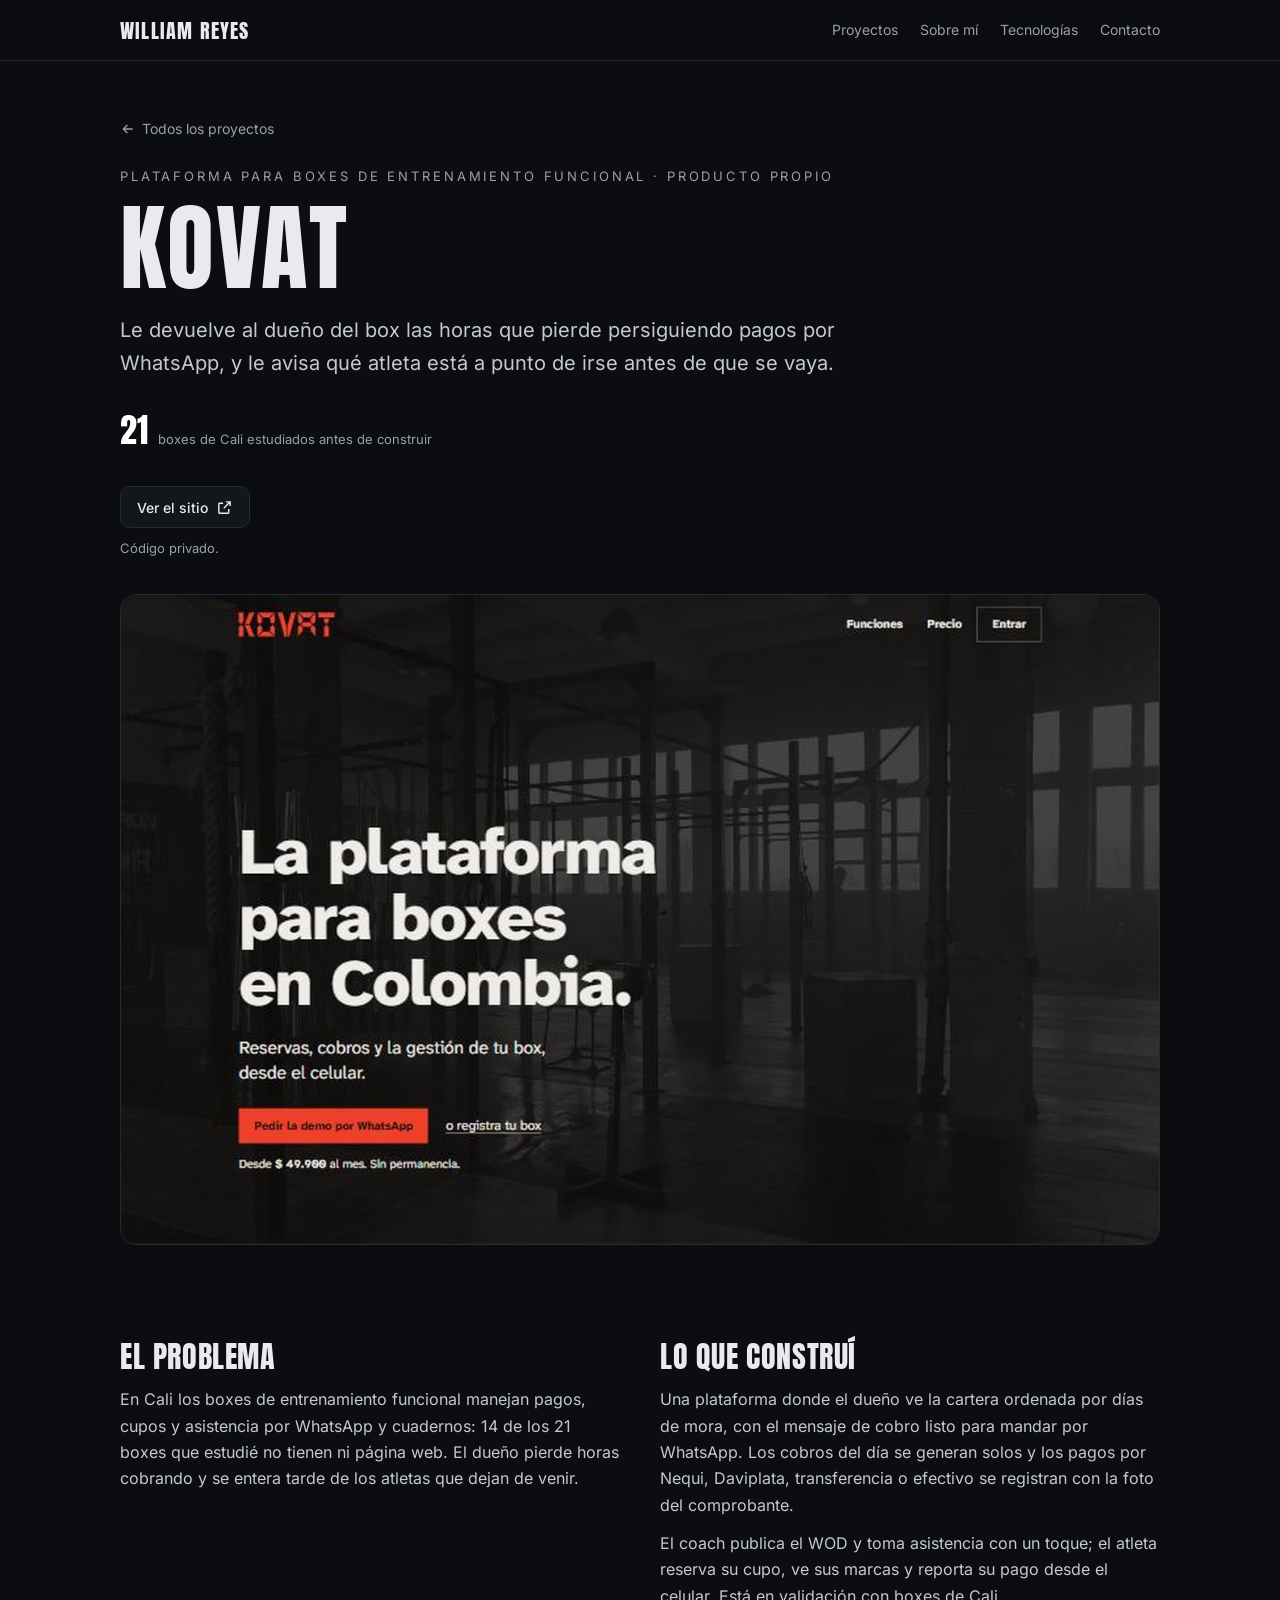
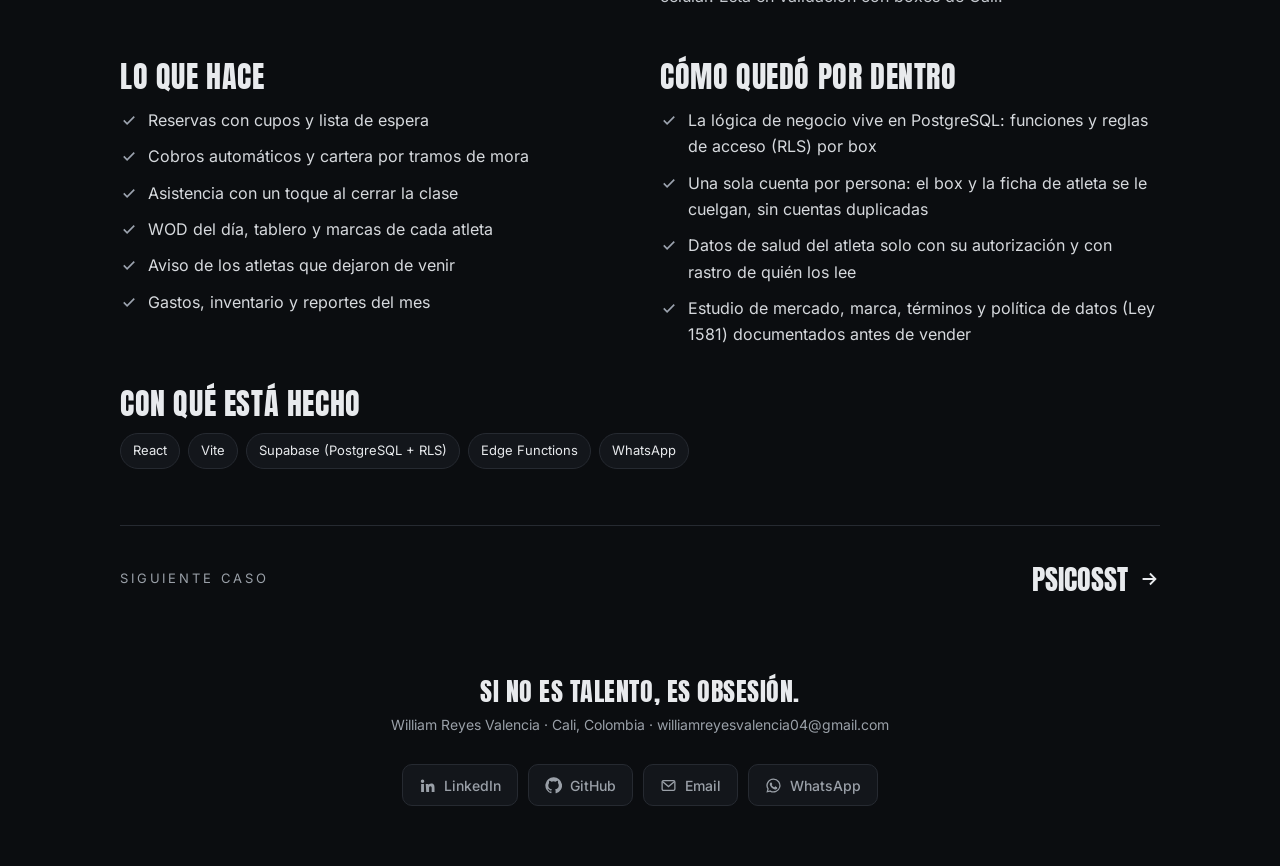
<file: proyectos/kovat.html>
<!doctype html><html lang="es"><head><meta charset="utf-8"><meta name="viewport" content="width=device-width,initial-scale=1">
<title>Kovat · Caso de estudio · William Reyes</title><meta name="description" content="Le devuelve al dueño del box las horas que pierde persiguiendo pagos por WhatsApp, y le avisa qué atleta está a punto de irse antes de que se vaya.">
<meta property="og:title" content="Kovat · Caso de estudio · William Reyes"><meta property="og:description" content="Le devuelve al dueño del box las horas que pierde persiguiendo pagos por WhatsApp, y le avisa qué atleta está a punto de irse antes de que se vaya."><meta property="og:image" content="https://willirv1.github.io/img/kovat.jpg"><meta property="og:url" content="https://willirv1.github.io/proyectos/kovat.html">
<link rel="stylesheet" href="../styles.css"></head><body><nav><div class="wrap"><a class="brand" href="../index.html">WILLIAM REYES</a>
<div class="links"><a href="../index.html#proyectos">Proyectos</a><a href="../index.html#sobre-mi">Sobre mí</a><a href="../index.html#tecnologias">Tecnologías</a><a href="../index.html#contacto">Contacto</a></div></div></nav>
<div class="wrap"><div class="cs-hero"><a class="back" href="../index.html#proyectos"><svg viewBox="0 0 24 24" fill="none" stroke="currentColor" stroke-width="2" aria-hidden="true"><path d="M19 12H5M11 6l-6 6 6 6"/></svg> Todos los proyectos</a>
<div class="eyebrow">Plataforma para boxes de entrenamiento funcional · Producto propio</div><h1>Kovat</h1><p class="lead">Le devuelve al dueño del box las horas que pierde persiguiendo pagos por WhatsApp, y le avisa qué atleta está a punto de irse antes de que se vaya.</p>
<div class="metric" style="margin-top:22px"><b>21</b><span>boxes de Cali estudiados antes de construir</span></div>
<div class="chips"><a class="btn" href="https://kovat.com.co" target="_blank" rel="noopener">Ver el sitio <svg viewBox="0 0 24 24" fill="none" stroke="currentColor" stroke-width="2" aria-hidden="true"><path d="M14 4h6v6M20 4l-9 9M18 14v5a1 1 0 0 1-1 1H5a1 1 0 0 1-1-1V7a1 1 0 0 1 1-1h5"/></svg></a></div><p class="note">Código privado.</p>
<div class="shot reveal"><img src="../img/kovat.jpg" alt="Kovat"></div></div>
<div class="cs"><div class="reveal"><h2>El problema</h2><p>En Cali los boxes de entrenamiento funcional manejan pagos, cupos y asistencia por WhatsApp y cuadernos: 14 de los 21 boxes que estudié no tienen ni página web. El dueño pierde horas cobrando y se entera tarde de los atletas que dejan de venir.</p></div>
<div class="reveal"><h2>Lo que construí</h2><p>Una plataforma donde el dueño ve la cartera ordenada por días de mora, con el mensaje de cobro listo para mandar por WhatsApp. Los cobros del día se generan solos y los pagos por Nequi, Daviplata, transferencia o efectivo se registran con la foto del comprobante.</p><p>El coach publica el WOD y toma asistencia con un toque; el atleta reserva su cupo, ve sus marcas y reporta su pago desde el celular. Está en validación con boxes de Cali.</p></div>
<div class="reveal"><h2>Lo que hace</h2><ul class="ck"><li><svg viewBox="0 0 24 24" fill="none" stroke="currentColor" stroke-width="2.2" aria-hidden="true"><path d="m5 12.5 4.5 4.5L19 7.5"/></svg><span>Reservas con cupos y lista de espera</span></li><li><svg viewBox="0 0 24 24" fill="none" stroke="currentColor" stroke-width="2.2" aria-hidden="true"><path d="m5 12.5 4.5 4.5L19 7.5"/></svg><span>Cobros automáticos y cartera por tramos de mora</span></li><li><svg viewBox="0 0 24 24" fill="none" stroke="currentColor" stroke-width="2.2" aria-hidden="true"><path d="m5 12.5 4.5 4.5L19 7.5"/></svg><span>Asistencia con un toque al cerrar la clase</span></li><li><svg viewBox="0 0 24 24" fill="none" stroke="currentColor" stroke-width="2.2" aria-hidden="true"><path d="m5 12.5 4.5 4.5L19 7.5"/></svg><span>WOD del día, tablero y marcas de cada atleta</span></li><li><svg viewBox="0 0 24 24" fill="none" stroke="currentColor" stroke-width="2.2" aria-hidden="true"><path d="m5 12.5 4.5 4.5L19 7.5"/></svg><span>Aviso de los atletas que dejaron de venir</span></li><li><svg viewBox="0 0 24 24" fill="none" stroke="currentColor" stroke-width="2.2" aria-hidden="true"><path d="m5 12.5 4.5 4.5L19 7.5"/></svg><span>Gastos, inventario y reportes del mes</span></li></ul></div>
<div class="reveal"><h2>Cómo quedó por dentro</h2><ul class="ck"><li><svg viewBox="0 0 24 24" fill="none" stroke="currentColor" stroke-width="2.2" aria-hidden="true"><path d="m5 12.5 4.5 4.5L19 7.5"/></svg><span>La lógica de negocio vive en PostgreSQL: funciones y reglas de acceso (RLS) por box</span></li><li><svg viewBox="0 0 24 24" fill="none" stroke="currentColor" stroke-width="2.2" aria-hidden="true"><path d="m5 12.5 4.5 4.5L19 7.5"/></svg><span>Una sola cuenta por persona: el box y la ficha de atleta se le cuelgan, sin cuentas duplicadas</span></li><li><svg viewBox="0 0 24 24" fill="none" stroke="currentColor" stroke-width="2.2" aria-hidden="true"><path d="m5 12.5 4.5 4.5L19 7.5"/></svg><span>Datos de salud del atleta solo con su autorización y con rastro de quién los lee</span></li><li><svg viewBox="0 0 24 24" fill="none" stroke="currentColor" stroke-width="2.2" aria-hidden="true"><path d="m5 12.5 4.5 4.5L19 7.5"/></svg><span>Estudio de mercado, marca, términos y política de datos (Ley 1581) documentados antes de vender</span></li></ul></div>
<div class="reveal" style="grid-column:1/-1"><h2>Con qué está hecho</h2><div class="tags"><span>React</span><span>Vite</span><span>Supabase (PostgreSQL + RLS)</span><span>Edge Functions</span><span>WhatsApp</span></div></div></div>
<div class="next"><span class="eyebrow">Siguiente caso</span><a href="psicosst.html">PsicoSST <svg viewBox="0 0 24 24" fill="none" stroke="currentColor" stroke-width="2" aria-hidden="true"><path d="M5 12h14M13 6l6 6-6 6"/></svg></a></div></div>
<footer id="contacto"><div class="wrap"><div class="disp">Si no es talento, es obsesión.</div>
<p>William Reyes Valencia · Cali, Colombia · williamreyesvalencia04@gmail.com</p>
<div class="chips" style="justify-content:center"><a class="btn" href="https://www.linkedin.com/in/william-reyes-valencia" target="_blank" rel="noopener"><svg viewBox="0 0 24 24" aria-hidden="true"><path d="M4.98 3.5A2.5 2.5 0 1 1 5 8.5a2.5 2.5 0 0 1-.02-5zM3 9.75h4V21H3zM9.5 9.75h3.8v1.6h.06c.53-1 1.83-2.05 3.77-2.05 4.03 0 4.77 2.6 4.77 6V21h-4v-5.1c0-1.22-.02-2.78-1.7-2.78-1.7 0-1.95 1.32-1.95 2.69V21h-4z"/></svg>LinkedIn</a><a class="btn" href="https://github.com/WilliRV1" target="_blank" rel="noopener"><svg viewBox="0 0 24 24" aria-hidden="true"><path d="M12 .5a11.5 11.5 0 0 0-3.64 22.41c.58.1.79-.25.79-.56v-2c-3.2.7-3.88-1.37-3.88-1.37-.53-1.33-1.28-1.69-1.28-1.69-1.05-.71.08-.7.08-.7 1.16.08 1.77 1.19 1.77 1.19 1.03 1.77 2.7 1.26 3.36.96.1-.75.4-1.26.73-1.55-2.55-.29-5.24-1.28-5.24-5.68 0-1.26.45-2.28 1.19-3.09-.12-.29-.52-1.46.11-3.05 0 0 .97-.31 3.17 1.18a11 11 0 0 1 5.77 0c2.2-1.49 3.17-1.18 3.17-1.18.63 1.59.23 2.76.11 3.05.74.81 1.19 1.83 1.19 3.09 0 4.41-2.69 5.39-5.25 5.67.41.36.78 1.06.78 2.14v3.17c0 .31.21.67.8.56A11.5 11.5 0 0 0 12 .5z"/></svg>GitHub</a><a class="btn" href="mailto:williamreyesvalencia04@gmail.com" target="_blank" rel="noopener"><svg viewBox="0 0 24 24" fill="none" stroke="currentColor" stroke-width="1.8" aria-hidden="true"><rect x="3" y="5" width="18" height="14" rx="2"/><path d="m3.5 6.5 8.5 7 8.5-7"/></svg>Email</a><a class="btn" href="https://wa.me/573136336446?text=Hola%20William%2C%20vi%20tu%20portafolio" target="_blank" rel="noopener"><svg viewBox="0 0 24 24" aria-hidden="true"><path d="M12 2a10 10 0 0 0-8.6 15.1L2 22l5-1.3A10 10 0 1 0 12 2zm0 18.2a8.2 8.2 0 0 1-4.2-1.2l-.3-.2-3 .8.8-2.9-.2-.3A8.2 8.2 0 1 1 12 20.2zm4.5-6.1c-.2-.1-1.5-.7-1.7-.8s-.4-.1-.6.1-.6.8-.8 1-.3.2-.5.1a6.7 6.7 0 0 1-3.3-2.9c-.3-.4.2-.4.6-1.3.1-.2 0-.3 0-.4l-.8-1.8c-.2-.5-.4-.4-.6-.4h-.5a1 1 0 0 0-.7.3 3 3 0 0 0-.9 2.2 5.2 5.2 0 0 0 1.1 2.7 11.8 11.8 0 0 0 4.5 4c1.7.7 2.3.8 3.2.7.5-.1 1.5-.6 1.7-1.2s.2-1.1.1-1.2l-.5-.3z"/></svg>WhatsApp</a></div></div></footer><script>
const io=new IntersectionObserver(e=>e.forEach(x=>{if(x.isIntersecting){x.target.classList.add('in');io.unobserve(x.target)}}),{threshold:.12});
document.querySelectorAll('.reveal').forEach(el=>io.observe(el));
</script></body></html>
</file>
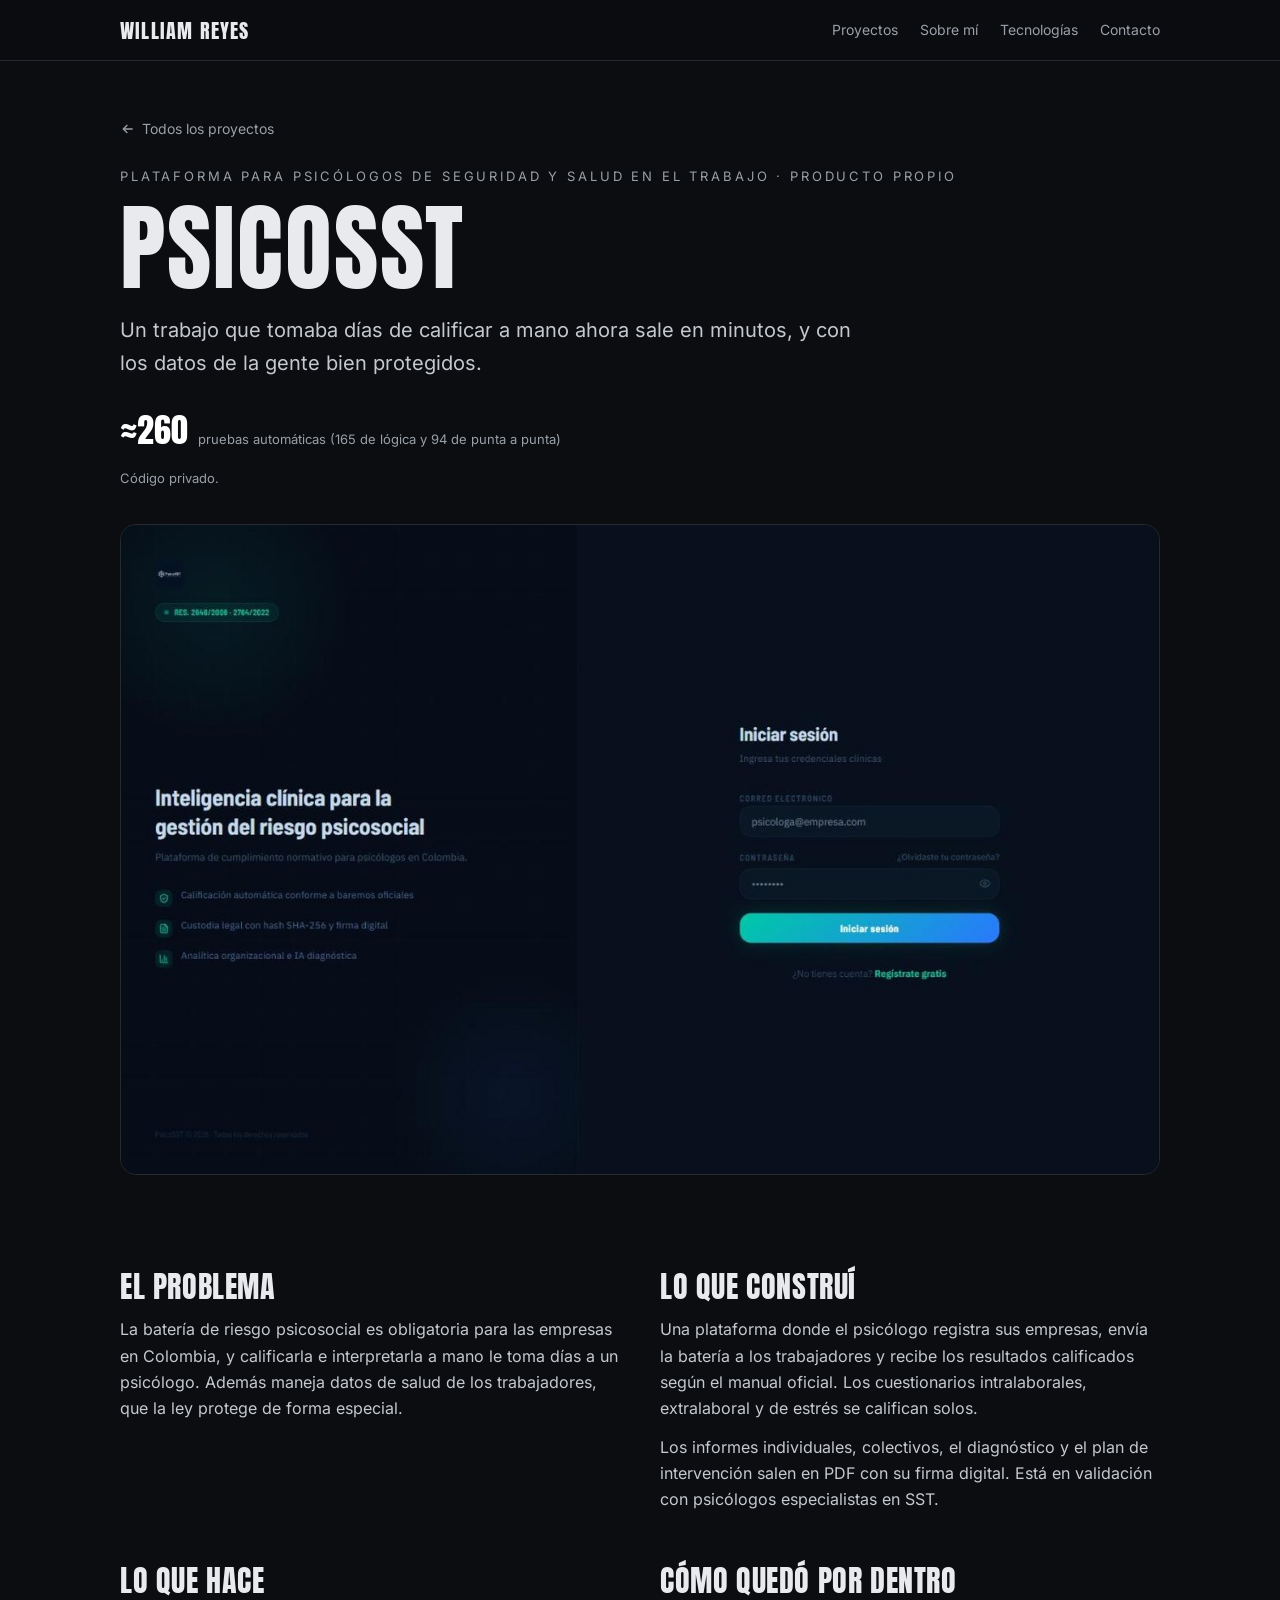
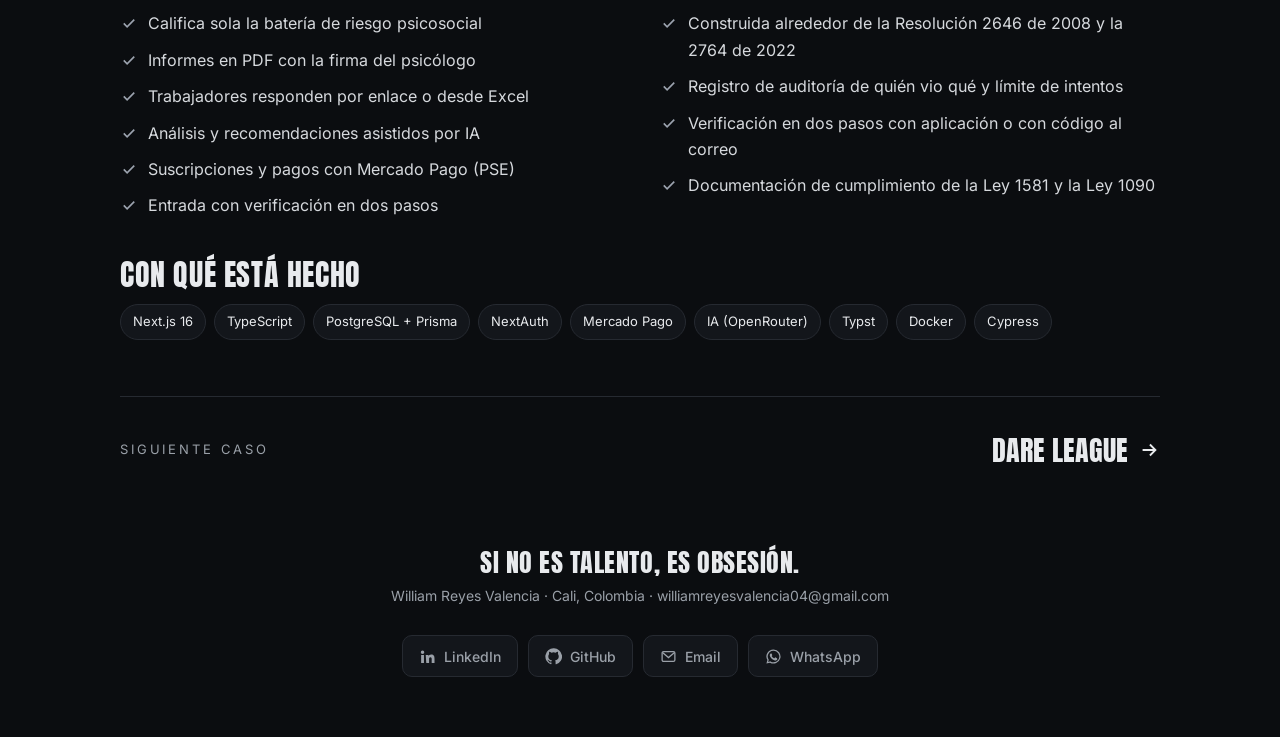
<file: proyectos/psicosst.html>
<!doctype html><html lang="es"><head><meta charset="utf-8"><meta name="viewport" content="width=device-width,initial-scale=1">
<title>PsicoSST · Caso de estudio · William Reyes</title><meta name="description" content="Un trabajo que tomaba días de calificar a mano ahora sale en minutos, y con los datos de la gente bien protegidos.">
<meta property="og:title" content="PsicoSST · Caso de estudio · William Reyes"><meta property="og:description" content="Un trabajo que tomaba días de calificar a mano ahora sale en minutos, y con los datos de la gente bien protegidos."><meta property="og:image" content="https://willirv1.github.io/img/psicosst.jpg"><meta property="og:url" content="https://willirv1.github.io/proyectos/psicosst.html">
<link rel="stylesheet" href="../styles.css"></head><body><nav><div class="wrap"><a class="brand" href="../index.html">WILLIAM REYES</a>
<div class="links"><a href="../index.html#proyectos">Proyectos</a><a href="../index.html#sobre-mi">Sobre mí</a><a href="../index.html#tecnologias">Tecnologías</a><a href="../index.html#contacto">Contacto</a></div></div></nav>
<div class="wrap"><div class="cs-hero"><a class="back" href="../index.html#proyectos"><svg viewBox="0 0 24 24" fill="none" stroke="currentColor" stroke-width="2" aria-hidden="true"><path d="M19 12H5M11 6l-6 6 6 6"/></svg> Todos los proyectos</a>
<div class="eyebrow">Plataforma para psicólogos de seguridad y salud en el trabajo · Producto propio</div><h1>PsicoSST</h1><p class="lead">Un trabajo que tomaba días de calificar a mano ahora sale en minutos, y con los datos de la gente bien protegidos.</p>
<div class="metric" style="margin-top:22px"><b>≈260</b><span>pruebas automáticas (165 de lógica y 94 de punta a punta)</span></div>
<p class="note">Código privado.</p>
<div class="shot reveal"><img src="../img/psicosst.jpg" alt="PsicoSST"></div></div>
<div class="cs"><div class="reveal"><h2>El problema</h2><p>La batería de riesgo psicosocial es obligatoria para las empresas en Colombia, y calificarla e interpretarla a mano le toma días a un psicólogo. Además maneja datos de salud de los trabajadores, que la ley protege de forma especial.</p></div>
<div class="reveal"><h2>Lo que construí</h2><p>Una plataforma donde el psicólogo registra sus empresas, envía la batería a los trabajadores y recibe los resultados calificados según el manual oficial. Los cuestionarios intralaborales, extralaboral y de estrés se califican solos.</p><p>Los informes individuales, colectivos, el diagnóstico y el plan de intervención salen en PDF con su firma digital. Está en validación con psicólogos especialistas en SST.</p></div>
<div class="reveal"><h2>Lo que hace</h2><ul class="ck"><li><svg viewBox="0 0 24 24" fill="none" stroke="currentColor" stroke-width="2.2" aria-hidden="true"><path d="m5 12.5 4.5 4.5L19 7.5"/></svg><span>Califica sola la batería de riesgo psicosocial</span></li><li><svg viewBox="0 0 24 24" fill="none" stroke="currentColor" stroke-width="2.2" aria-hidden="true"><path d="m5 12.5 4.5 4.5L19 7.5"/></svg><span>Informes en PDF con la firma del psicólogo</span></li><li><svg viewBox="0 0 24 24" fill="none" stroke="currentColor" stroke-width="2.2" aria-hidden="true"><path d="m5 12.5 4.5 4.5L19 7.5"/></svg><span>Trabajadores responden por enlace o desde Excel</span></li><li><svg viewBox="0 0 24 24" fill="none" stroke="currentColor" stroke-width="2.2" aria-hidden="true"><path d="m5 12.5 4.5 4.5L19 7.5"/></svg><span>Análisis y recomendaciones asistidos por IA</span></li><li><svg viewBox="0 0 24 24" fill="none" stroke="currentColor" stroke-width="2.2" aria-hidden="true"><path d="m5 12.5 4.5 4.5L19 7.5"/></svg><span>Suscripciones y pagos con Mercado Pago (PSE)</span></li><li><svg viewBox="0 0 24 24" fill="none" stroke="currentColor" stroke-width="2.2" aria-hidden="true"><path d="m5 12.5 4.5 4.5L19 7.5"/></svg><span>Entrada con verificación en dos pasos</span></li></ul></div>
<div class="reveal"><h2>Cómo quedó por dentro</h2><ul class="ck"><li><svg viewBox="0 0 24 24" fill="none" stroke="currentColor" stroke-width="2.2" aria-hidden="true"><path d="m5 12.5 4.5 4.5L19 7.5"/></svg><span>Construida alrededor de la Resolución 2646 de 2008 y la 2764 de 2022</span></li><li><svg viewBox="0 0 24 24" fill="none" stroke="currentColor" stroke-width="2.2" aria-hidden="true"><path d="m5 12.5 4.5 4.5L19 7.5"/></svg><span>Registro de auditoría de quién vio qué y límite de intentos</span></li><li><svg viewBox="0 0 24 24" fill="none" stroke="currentColor" stroke-width="2.2" aria-hidden="true"><path d="m5 12.5 4.5 4.5L19 7.5"/></svg><span>Verificación en dos pasos con aplicación o con código al correo</span></li><li><svg viewBox="0 0 24 24" fill="none" stroke="currentColor" stroke-width="2.2" aria-hidden="true"><path d="m5 12.5 4.5 4.5L19 7.5"/></svg><span>Documentación de cumplimiento de la Ley 1581 y la Ley 1090</span></li></ul></div>
<div class="reveal" style="grid-column:1/-1"><h2>Con qué está hecho</h2><div class="tags"><span>Next.js 16</span><span>TypeScript</span><span>PostgreSQL + Prisma</span><span>NextAuth</span><span>Mercado Pago</span><span>IA (OpenRouter)</span><span>Typst</span><span>Docker</span><span>Cypress</span></div></div></div>
<div class="next"><span class="eyebrow">Siguiente caso</span><a href="dare-league.html">Dare League <svg viewBox="0 0 24 24" fill="none" stroke="currentColor" stroke-width="2" aria-hidden="true"><path d="M5 12h14M13 6l6 6-6 6"/></svg></a></div></div>
<footer id="contacto"><div class="wrap"><div class="disp">Si no es talento, es obsesión.</div>
<p>William Reyes Valencia · Cali, Colombia · williamreyesvalencia04@gmail.com</p>
<div class="chips" style="justify-content:center"><a class="btn" href="https://www.linkedin.com/in/william-reyes-valencia" target="_blank" rel="noopener"><svg viewBox="0 0 24 24" aria-hidden="true"><path d="M4.98 3.5A2.5 2.5 0 1 1 5 8.5a2.5 2.5 0 0 1-.02-5zM3 9.75h4V21H3zM9.5 9.75h3.8v1.6h.06c.53-1 1.83-2.05 3.77-2.05 4.03 0 4.77 2.6 4.77 6V21h-4v-5.1c0-1.22-.02-2.78-1.7-2.78-1.7 0-1.95 1.32-1.95 2.69V21h-4z"/></svg>LinkedIn</a><a class="btn" href="https://github.com/WilliRV1" target="_blank" rel="noopener"><svg viewBox="0 0 24 24" aria-hidden="true"><path d="M12 .5a11.5 11.5 0 0 0-3.64 22.41c.58.1.79-.25.79-.56v-2c-3.2.7-3.88-1.37-3.88-1.37-.53-1.33-1.28-1.69-1.28-1.69-1.05-.71.08-.7.08-.7 1.16.08 1.77 1.19 1.77 1.19 1.03 1.77 2.7 1.26 3.36.96.1-.75.4-1.26.73-1.55-2.55-.29-5.24-1.28-5.24-5.68 0-1.26.45-2.28 1.19-3.09-.12-.29-.52-1.46.11-3.05 0 0 .97-.31 3.17 1.18a11 11 0 0 1 5.77 0c2.2-1.49 3.17-1.18 3.17-1.18.63 1.59.23 2.76.11 3.05.74.81 1.19 1.83 1.19 3.09 0 4.41-2.69 5.39-5.25 5.67.41.36.78 1.06.78 2.14v3.17c0 .31.21.67.8.56A11.5 11.5 0 0 0 12 .5z"/></svg>GitHub</a><a class="btn" href="mailto:williamreyesvalencia04@gmail.com" target="_blank" rel="noopener"><svg viewBox="0 0 24 24" fill="none" stroke="currentColor" stroke-width="1.8" aria-hidden="true"><rect x="3" y="5" width="18" height="14" rx="2"/><path d="m3.5 6.5 8.5 7 8.5-7"/></svg>Email</a><a class="btn" href="https://wa.me/573136336446?text=Hola%20William%2C%20vi%20tu%20portafolio" target="_blank" rel="noopener"><svg viewBox="0 0 24 24" aria-hidden="true"><path d="M12 2a10 10 0 0 0-8.6 15.1L2 22l5-1.3A10 10 0 1 0 12 2zm0 18.2a8.2 8.2 0 0 1-4.2-1.2l-.3-.2-3 .8.8-2.9-.2-.3A8.2 8.2 0 1 1 12 20.2zm4.5-6.1c-.2-.1-1.5-.7-1.7-.8s-.4-.1-.6.1-.6.8-.8 1-.3.2-.5.1a6.7 6.7 0 0 1-3.3-2.9c-.3-.4.2-.4.6-1.3.1-.2 0-.3 0-.4l-.8-1.8c-.2-.5-.4-.4-.6-.4h-.5a1 1 0 0 0-.7.3 3 3 0 0 0-.9 2.2 5.2 5.2 0 0 0 1.1 2.7 11.8 11.8 0 0 0 4.5 4c1.7.7 2.3.8 3.2.7.5-.1 1.5-.6 1.7-1.2s.2-1.1.1-1.2l-.5-.3z"/></svg>WhatsApp</a></div></div></footer><script>
const io=new IntersectionObserver(e=>e.forEach(x=>{if(x.isIntersecting){x.target.classList.add('in');io.unobserve(x.target)}}),{threshold:.12});
document.querySelectorAll('.reveal').forEach(el=>io.observe(el));
</script></body></html>
</file>
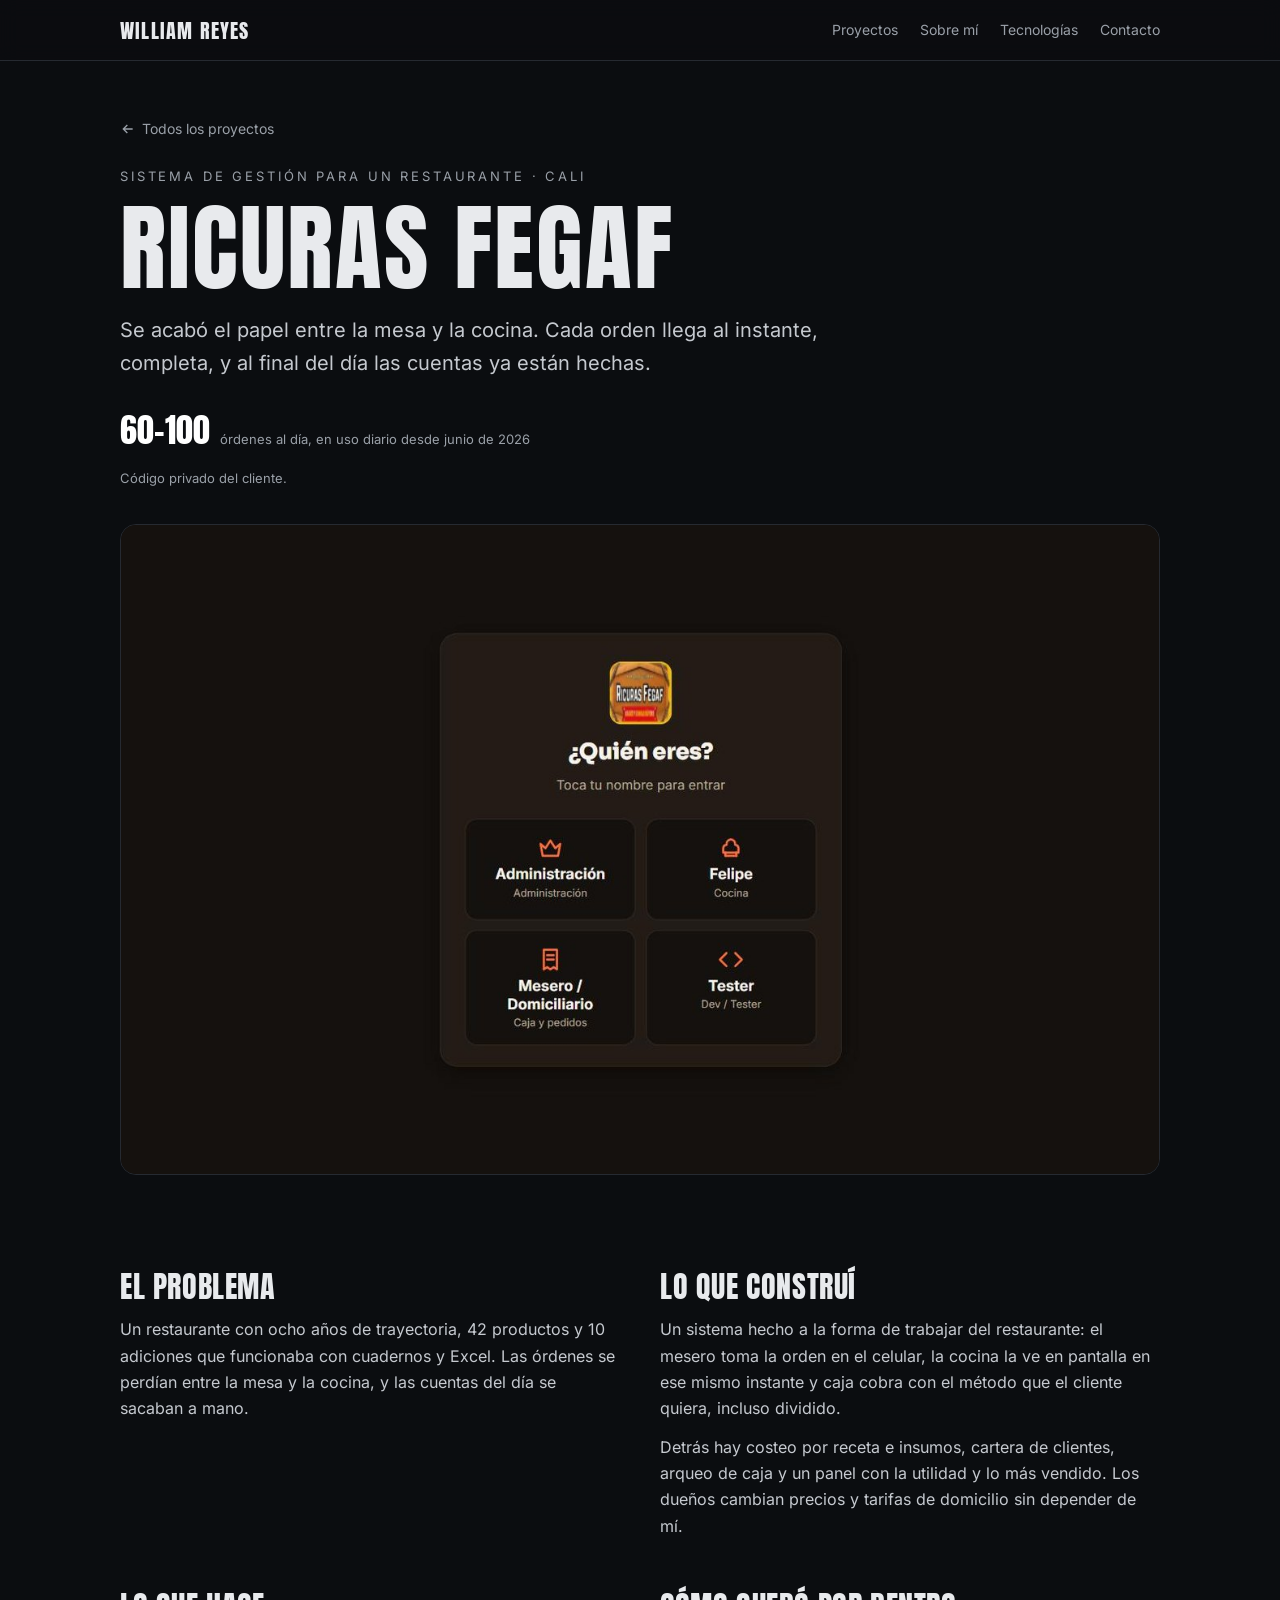
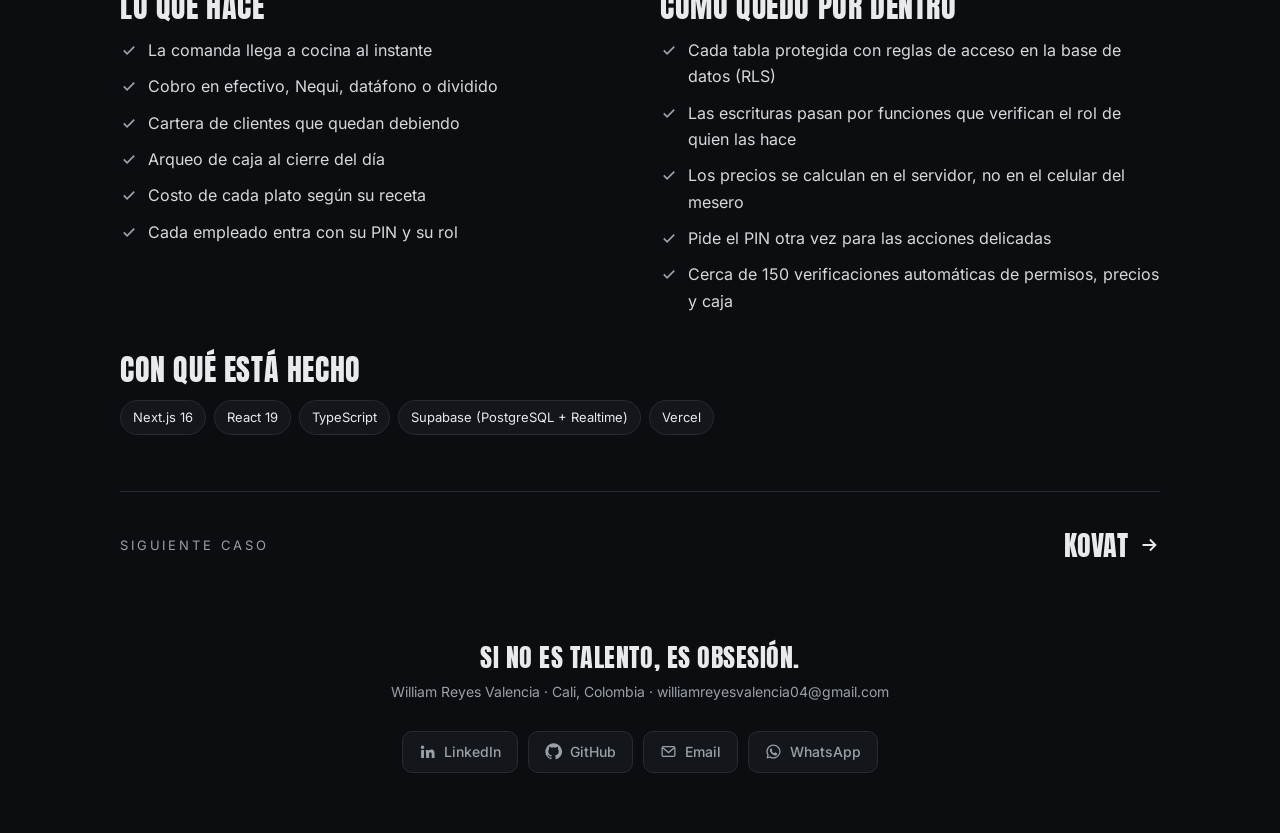
<file: proyectos/ricuras-fegaf.html>
<!doctype html><html lang="es"><head><meta charset="utf-8"><meta name="viewport" content="width=device-width,initial-scale=1">
<title>Ricuras Fegaf · Caso de estudio · William Reyes</title><meta name="description" content="Se acabó el papel entre la mesa y la cocina. Cada orden llega al instante, completa, y al final del día las cuentas ya están hechas.">
<meta property="og:title" content="Ricuras Fegaf · Caso de estudio · William Reyes"><meta property="og:description" content="Se acabó el papel entre la mesa y la cocina. Cada orden llega al instante, completa, y al final del día las cuentas ya están hechas."><meta property="og:image" content="https://willirv1.github.io/img/ricuras.jpg"><meta property="og:url" content="https://willirv1.github.io/proyectos/ricuras-fegaf.html">
<link rel="stylesheet" href="../styles.css"></head><body><nav><div class="wrap"><a class="brand" href="../index.html">WILLIAM REYES</a>
<div class="links"><a href="../index.html#proyectos">Proyectos</a><a href="../index.html#sobre-mi">Sobre mí</a><a href="../index.html#tecnologias">Tecnologías</a><a href="../index.html#contacto">Contacto</a></div></div></nav>
<div class="wrap"><div class="cs-hero"><a class="back" href="../index.html#proyectos"><svg viewBox="0 0 24 24" fill="none" stroke="currentColor" stroke-width="2" aria-hidden="true"><path d="M19 12H5M11 6l-6 6 6 6"/></svg> Todos los proyectos</a>
<div class="eyebrow">Sistema de gestión para un restaurante · Cali</div><h1>Ricuras Fegaf</h1><p class="lead">Se acabó el papel entre la mesa y la cocina. Cada orden llega al instante, completa, y al final del día las cuentas ya están hechas.</p>
<div class="metric" style="margin-top:22px"><b>60–100</b><span>órdenes al día, en uso diario desde junio de 2026</span></div>
<p class="note">Código privado del cliente.</p>
<div class="shot reveal"><img src="../img/ricuras.jpg" alt="Ricuras Fegaf"></div></div>
<div class="cs"><div class="reveal"><h2>El problema</h2><p>Un restaurante con ocho años de trayectoria, 42 productos y 10 adiciones que funcionaba con cuadernos y Excel. Las órdenes se perdían entre la mesa y la cocina, y las cuentas del día se sacaban a mano.</p></div>
<div class="reveal"><h2>Lo que construí</h2><p>Un sistema hecho a la forma de trabajar del restaurante: el mesero toma la orden en el celular, la cocina la ve en pantalla en ese mismo instante y caja cobra con el método que el cliente quiera, incluso dividido.</p><p>Detrás hay costeo por receta e insumos, cartera de clientes, arqueo de caja y un panel con la utilidad y lo más vendido. Los dueños cambian precios y tarifas de domicilio sin depender de mí.</p></div>
<div class="reveal"><h2>Lo que hace</h2><ul class="ck"><li><svg viewBox="0 0 24 24" fill="none" stroke="currentColor" stroke-width="2.2" aria-hidden="true"><path d="m5 12.5 4.5 4.5L19 7.5"/></svg><span>La comanda llega a cocina al instante</span></li><li><svg viewBox="0 0 24 24" fill="none" stroke="currentColor" stroke-width="2.2" aria-hidden="true"><path d="m5 12.5 4.5 4.5L19 7.5"/></svg><span>Cobro en efectivo, Nequi, datáfono o dividido</span></li><li><svg viewBox="0 0 24 24" fill="none" stroke="currentColor" stroke-width="2.2" aria-hidden="true"><path d="m5 12.5 4.5 4.5L19 7.5"/></svg><span>Cartera de clientes que quedan debiendo</span></li><li><svg viewBox="0 0 24 24" fill="none" stroke="currentColor" stroke-width="2.2" aria-hidden="true"><path d="m5 12.5 4.5 4.5L19 7.5"/></svg><span>Arqueo de caja al cierre del día</span></li><li><svg viewBox="0 0 24 24" fill="none" stroke="currentColor" stroke-width="2.2" aria-hidden="true"><path d="m5 12.5 4.5 4.5L19 7.5"/></svg><span>Costo de cada plato según su receta</span></li><li><svg viewBox="0 0 24 24" fill="none" stroke="currentColor" stroke-width="2.2" aria-hidden="true"><path d="m5 12.5 4.5 4.5L19 7.5"/></svg><span>Cada empleado entra con su PIN y su rol</span></li></ul></div>
<div class="reveal"><h2>Cómo quedó por dentro</h2><ul class="ck"><li><svg viewBox="0 0 24 24" fill="none" stroke="currentColor" stroke-width="2.2" aria-hidden="true"><path d="m5 12.5 4.5 4.5L19 7.5"/></svg><span>Cada tabla protegida con reglas de acceso en la base de datos (RLS)</span></li><li><svg viewBox="0 0 24 24" fill="none" stroke="currentColor" stroke-width="2.2" aria-hidden="true"><path d="m5 12.5 4.5 4.5L19 7.5"/></svg><span>Las escrituras pasan por funciones que verifican el rol de quien las hace</span></li><li><svg viewBox="0 0 24 24" fill="none" stroke="currentColor" stroke-width="2.2" aria-hidden="true"><path d="m5 12.5 4.5 4.5L19 7.5"/></svg><span>Los precios se calculan en el servidor, no en el celular del mesero</span></li><li><svg viewBox="0 0 24 24" fill="none" stroke="currentColor" stroke-width="2.2" aria-hidden="true"><path d="m5 12.5 4.5 4.5L19 7.5"/></svg><span>Pide el PIN otra vez para las acciones delicadas</span></li><li><svg viewBox="0 0 24 24" fill="none" stroke="currentColor" stroke-width="2.2" aria-hidden="true"><path d="m5 12.5 4.5 4.5L19 7.5"/></svg><span>Cerca de 150 verificaciones automáticas de permisos, precios y caja</span></li></ul></div>
<div class="reveal" style="grid-column:1/-1"><h2>Con qué está hecho</h2><div class="tags"><span>Next.js 16</span><span>React 19</span><span>TypeScript</span><span>Supabase (PostgreSQL + Realtime)</span><span>Vercel</span></div></div></div>
<div class="next"><span class="eyebrow">Siguiente caso</span><a href="kovat.html">Kovat <svg viewBox="0 0 24 24" fill="none" stroke="currentColor" stroke-width="2" aria-hidden="true"><path d="M5 12h14M13 6l6 6-6 6"/></svg></a></div></div>
<footer id="contacto"><div class="wrap"><div class="disp">Si no es talento, es obsesión.</div>
<p>William Reyes Valencia · Cali, Colombia · williamreyesvalencia04@gmail.com</p>
<div class="chips" style="justify-content:center"><a class="btn" href="https://www.linkedin.com/in/william-reyes-valencia" target="_blank" rel="noopener"><svg viewBox="0 0 24 24" aria-hidden="true"><path d="M4.98 3.5A2.5 2.5 0 1 1 5 8.5a2.5 2.5 0 0 1-.02-5zM3 9.75h4V21H3zM9.5 9.75h3.8v1.6h.06c.53-1 1.83-2.05 3.77-2.05 4.03 0 4.77 2.6 4.77 6V21h-4v-5.1c0-1.22-.02-2.78-1.7-2.78-1.7 0-1.95 1.32-1.95 2.69V21h-4z"/></svg>LinkedIn</a><a class="btn" href="https://github.com/WilliRV1" target="_blank" rel="noopener"><svg viewBox="0 0 24 24" aria-hidden="true"><path d="M12 .5a11.5 11.5 0 0 0-3.64 22.41c.58.1.79-.25.79-.56v-2c-3.2.7-3.88-1.37-3.88-1.37-.53-1.33-1.28-1.69-1.28-1.69-1.05-.71.08-.7.08-.7 1.16.08 1.77 1.19 1.77 1.19 1.03 1.77 2.7 1.26 3.36.96.1-.75.4-1.26.73-1.55-2.55-.29-5.24-1.28-5.24-5.68 0-1.26.45-2.28 1.19-3.09-.12-.29-.52-1.46.11-3.05 0 0 .97-.31 3.17 1.18a11 11 0 0 1 5.77 0c2.2-1.49 3.17-1.18 3.17-1.18.63 1.59.23 2.76.11 3.05.74.81 1.19 1.83 1.19 3.09 0 4.41-2.69 5.39-5.25 5.67.41.36.78 1.06.78 2.14v3.17c0 .31.21.67.8.56A11.5 11.5 0 0 0 12 .5z"/></svg>GitHub</a><a class="btn" href="mailto:williamreyesvalencia04@gmail.com" target="_blank" rel="noopener"><svg viewBox="0 0 24 24" fill="none" stroke="currentColor" stroke-width="1.8" aria-hidden="true"><rect x="3" y="5" width="18" height="14" rx="2"/><path d="m3.5 6.5 8.5 7 8.5-7"/></svg>Email</a><a class="btn" href="https://wa.me/573136336446?text=Hola%20William%2C%20vi%20tu%20portafolio" target="_blank" rel="noopener"><svg viewBox="0 0 24 24" aria-hidden="true"><path d="M12 2a10 10 0 0 0-8.6 15.1L2 22l5-1.3A10 10 0 1 0 12 2zm0 18.2a8.2 8.2 0 0 1-4.2-1.2l-.3-.2-3 .8.8-2.9-.2-.3A8.2 8.2 0 1 1 12 20.2zm4.5-6.1c-.2-.1-1.5-.7-1.7-.8s-.4-.1-.6.1-.6.8-.8 1-.3.2-.5.1a6.7 6.7 0 0 1-3.3-2.9c-.3-.4.2-.4.6-1.3.1-.2 0-.3 0-.4l-.8-1.8c-.2-.5-.4-.4-.6-.4h-.5a1 1 0 0 0-.7.3 3 3 0 0 0-.9 2.2 5.2 5.2 0 0 0 1.1 2.7 11.8 11.8 0 0 0 4.5 4c1.7.7 2.3.8 3.2.7.5-.1 1.5-.6 1.7-1.2s.2-1.1.1-1.2l-.5-.3z"/></svg>WhatsApp</a></div></div></footer><script>
const io=new IntersectionObserver(e=>e.forEach(x=>{if(x.isIntersecting){x.target.classList.add('in');io.unobserve(x.target)}}),{threshold:.12});
document.querySelectorAll('.reveal').forEach(el=>io.observe(el));
</script></body></html>
</file>
<file: styles.css>
@font-face{font-family:Anton;src:url(fonts/anton.woff2) format("woff2");font-display:swap}
@font-face{font-family:Inter;font-weight:400;src:url(fonts/inter-400.woff2) format("woff2");font-display:swap}
@font-face{font-family:Inter;font-weight:500;src:url(fonts/inter-500.woff2) format("woff2");font-display:swap}
@font-face{font-family:Inter;font-weight:600;src:url(fonts/inter-600.woff2) format("woff2");font-display:swap}
:root{--bg:#0b0d10;--bg2:#13161b;--card:#171a20;--line:#262a31;--tx:#e8eaed;--mut:#9aa0a8;--acc:#d1d5db;--r:16px}
*{box-sizing:border-box;margin:0;padding:0}
html{scroll-behavior:smooth}
body{background:var(--bg);color:var(--tx);font:16px/1.65 Inter,system-ui,sans-serif;-webkit-font-smoothing:antialiased}
a{color:inherit;text-decoration:none}
.wrap{max-width:1080px;margin:0 auto;padding:0 20px}
h1,h2,h3,.disp{font-family:Anton,Impact,sans-serif;font-weight:400;letter-spacing:.02em;text-transform:uppercase;line-height:1.05}
nav{position:sticky;top:0;z-index:5;background:rgba(11,13,16,.82);backdrop-filter:blur(10px);border-bottom:1px solid var(--line)}
nav .wrap{display:flex;align-items:center;justify-content:space-between;height:60px}
nav .brand{font-family:Anton,sans-serif;font-size:20px;letter-spacing:.06em}
nav .links{display:flex;gap:22px;font-size:14px;color:var(--mut)}
nav .links a:hover{color:var(--tx)}
.hero{padding:96px 0 72px;position:relative;overflow:hidden;border-bottom:1px solid var(--line)}
.hero:before{content:"";position:absolute;inset:0;background:linear-gradient(rgba(255,255,255,.035) 1px,transparent 1px) 0 0/32px 32px,linear-gradient(90deg,rgba(255,255,255,.035) 1px,transparent 1px) 0 0/32px 32px;mask:radial-gradient(ellipse at 50% 30%,#000 30%,transparent 75%)}
.eyebrow{font-size:13px;letter-spacing:.22em;text-transform:uppercase;color:var(--mut)}
.hero h1{font-size:clamp(48px,9vw,112px);margin:14px 0 18px}
.hero p.lead{max-width:640px;font-size:19px;color:#c5c9cf}
.chips{display:flex;flex-wrap:wrap;gap:10px;margin-top:28px}
.btn{display:inline-flex;align-items:center;gap:8px;height:42px;padding:0 16px;border:1px solid var(--line);border-radius:10px;background:var(--bg2);font-size:14px;font-weight:500;transition:.2s}
.btn:hover{border-color:#4b5058;background:#1b1f25}
.btn svg{width:17px;height:17px;fill:currentColor}
.btn svg[fill=none]{fill:none}
.btn.primary{background:#e8eaed;color:#0b0d10;border-color:#e8eaed}
.btn.primary:hover{background:#fff}
section{padding:80px 0;border-bottom:1px solid var(--line)}
.sec-h{display:flex;align-items:end;justify-content:space-between;gap:20px;margin-bottom:34px}
.sec-h h2{font-size:clamp(34px,5vw,52px)}
.sec-h h2:after{content:"";display:block;width:56px;height:3px;background:#6b7280;margin-top:10px;border-radius:2px}
.grid{display:grid;grid-template-columns:repeat(2,1fr);gap:22px}
.card{background:var(--card);border:1px solid var(--line);border-radius:var(--r);overflow:hidden;display:flex;flex-direction:column;transition:.25s}
.card:hover{transform:translateY(-3px);border-color:#3a3f47}
.card img{width:100%;aspect-ratio:16/10;object-fit:cover;border-bottom:1px solid var(--line);display:block}
.card .b{padding:22px 22px 24px;display:flex;flex-direction:column;gap:8px;flex:1}
.card h3{font-size:30px}
.card .k{font-size:13px;color:var(--mut)}
.card p{color:#c5c9cf;font-size:15px}
.card .more{margin-top:auto;padding-top:10px;display:inline-flex;align-items:center;gap:6px;font-size:14px;font-weight:600}
.card .more svg{width:16px;height:16px;transition:.2s}
.grid>.card:last-child:nth-child(odd){grid-column:1/-1;flex-direction:row}
.grid>.card:last-child:nth-child(odd) img{width:55%;aspect-ratio:16/10;border-bottom:0;border-right:1px solid var(--line)}
.card:hover .more svg{transform:translateX(4px)}
.metric{display:flex;align-items:baseline;gap:10px;margin:6px 0 2px}
.metric b{font-family:Anton,sans-serif;font-weight:400;font-size:34px;color:#fff}
.metric span{font-size:13px;color:var(--mut)}
.about{display:grid;grid-template-columns:1.3fr 1fr;gap:40px}
.about p{color:#c5c9cf;margin-bottom:14px}
.facts{display:grid;gap:12px}
.fact{border:1px solid var(--line);border-radius:12px;padding:16px 18px;background:var(--card)}
.fact b{font-family:Anton,sans-serif;font-weight:400;font-size:28px;display:block}
.fact span{font-size:14px;color:var(--mut)}
.stack{display:grid;grid-template-columns:repeat(4,1fr);gap:16px}
.stack div{border:1px solid var(--line);border-radius:12px;padding:18px;background:var(--card)}
.stack h4{font-size:12px;letter-spacing:.18em;text-transform:uppercase;color:var(--mut);margin-bottom:10px;font-weight:600}
.stack li{list-style:none;font-size:14px;padding:3px 0;color:#d6d9dd}
footer{padding:46px 0 60px;text-align:center;color:var(--mut);font-size:14px}
footer .disp{font-size:26px;color:var(--tx);margin-bottom:8px}
/* case study */
.cs-hero{padding:56px 0 40px}
.back{display:inline-flex;align-items:center;gap:6px;color:var(--mut);font-size:14px;margin-bottom:26px}
.back svg{width:16px;height:16px}
.cs-hero h1{font-size:clamp(46px,8vw,96px);margin:10px 0 16px}
.cs-hero .lead{font-size:20px;max-width:760px;color:#c5c9cf}
.shot{border:1px solid var(--line);border-radius:var(--r);overflow:hidden;margin:34px 0 0}
.shot img{width:100%;display:block}
.cs{display:grid;grid-template-columns:1fr 1fr;gap:40px;padding:56px 0}
.cs h2{font-size:30px;margin-bottom:14px}
.cs p{color:#c5c9cf;margin-bottom:12px}
ul.ck{list-style:none;display:grid;gap:10px}
ul.ck li{display:flex;gap:10px;align-items:flex-start;color:#d6d9dd}
ul.ck svg{width:18px;height:18px;flex:none;margin-top:4px;color:#9ca3af}
.tags{display:flex;flex-wrap:wrap;gap:8px}
.tags span{border:1px solid var(--line);background:var(--bg2);border-radius:999px;padding:6px 12px;font-size:13px}
.note{font-size:13px;color:var(--mut);margin-top:10px}
.next{display:flex;justify-content:space-between;align-items:center;border-top:1px solid var(--line);padding:30px 0}
.next a{font-family:Anton,sans-serif;font-size:28px;text-transform:uppercase;display:inline-flex;align-items:center;gap:10px}
.next a svg{width:22px;height:22px}
.reveal{opacity:0;transform:translateY(18px);transition:opacity .7s ease,transform .7s ease}
.reveal.in{opacity:1;transform:none}
@media (max-width:820px){.grid>.card:last-child:nth-child(odd){flex-direction:column}.grid>.card:last-child:nth-child(odd) img{width:100%;border-right:0;border-bottom:1px solid var(--line)}.grid,.about,.cs{grid-template-columns:1fr}.stack{grid-template-columns:1fr 1fr}nav .links{display:none}}
@media (prefers-reduced-motion:reduce){.reveal{opacity:1;transform:none;transition:none}}
</file>
